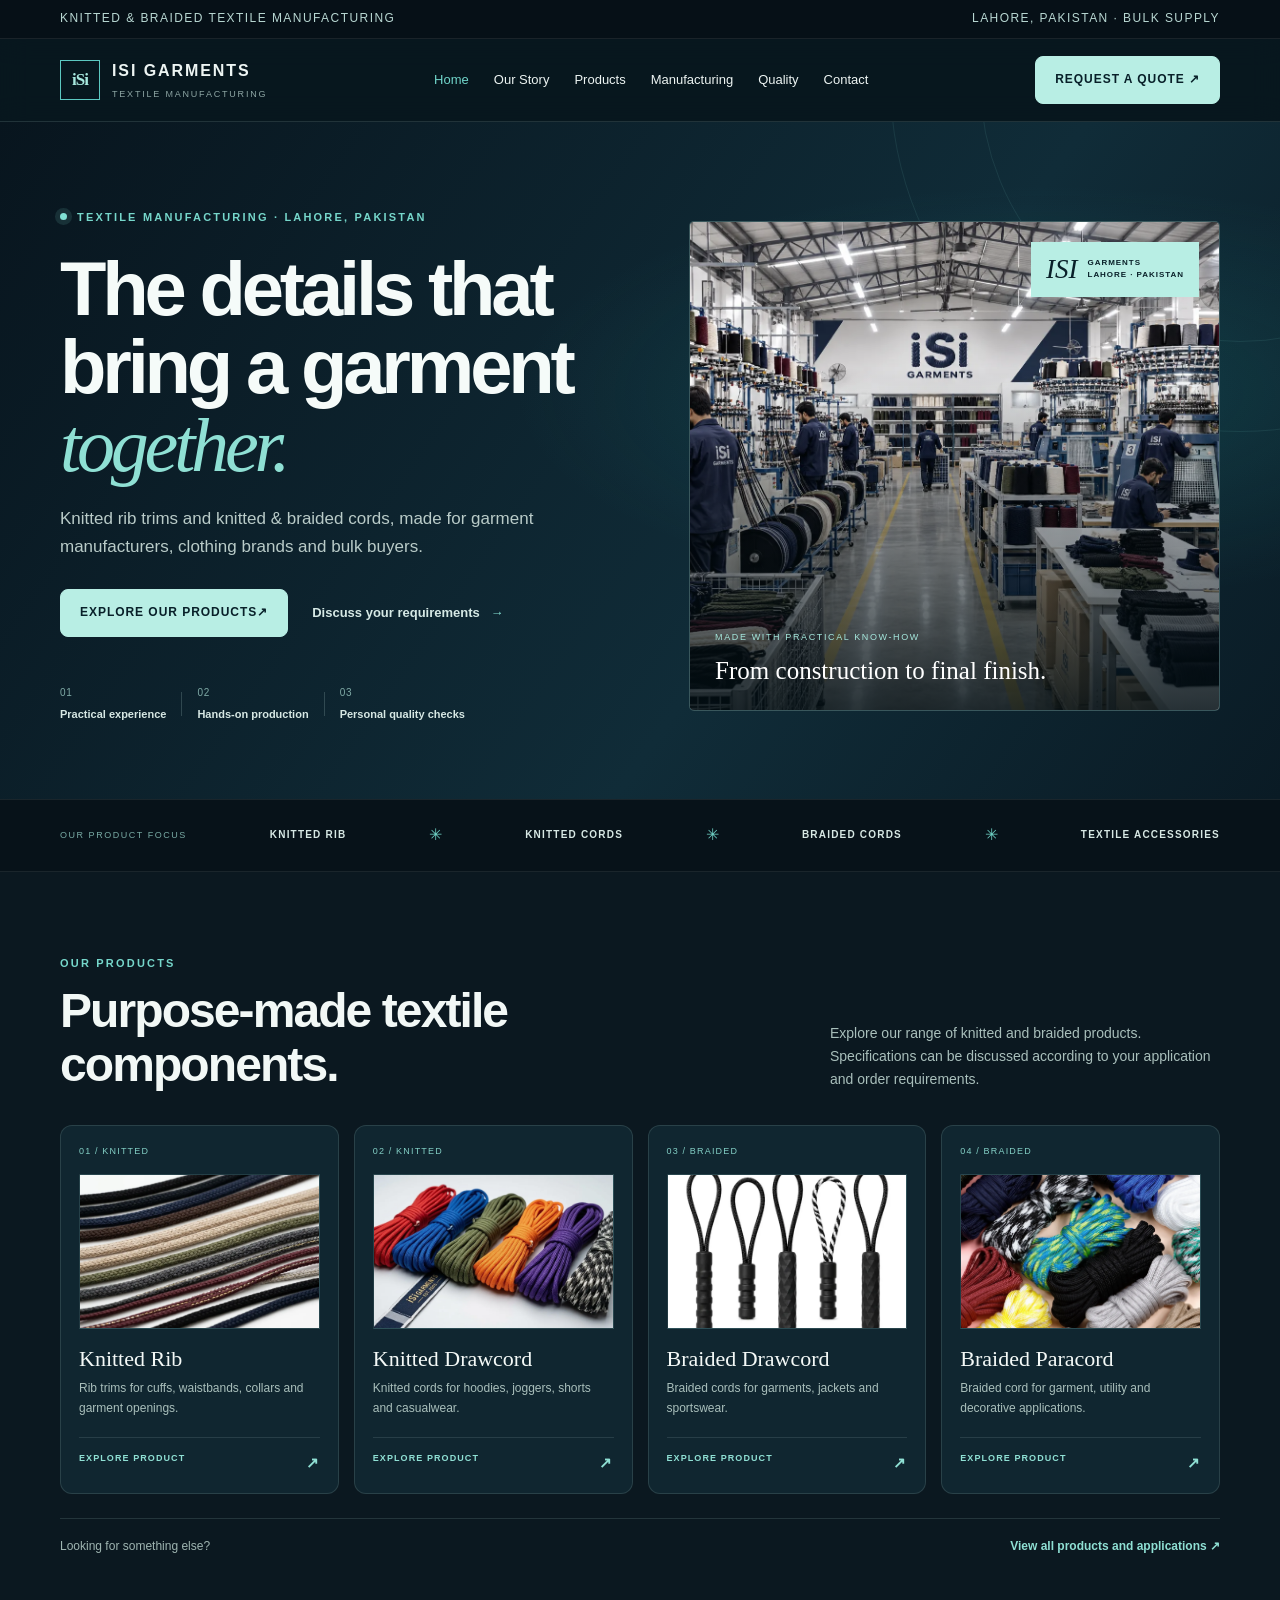
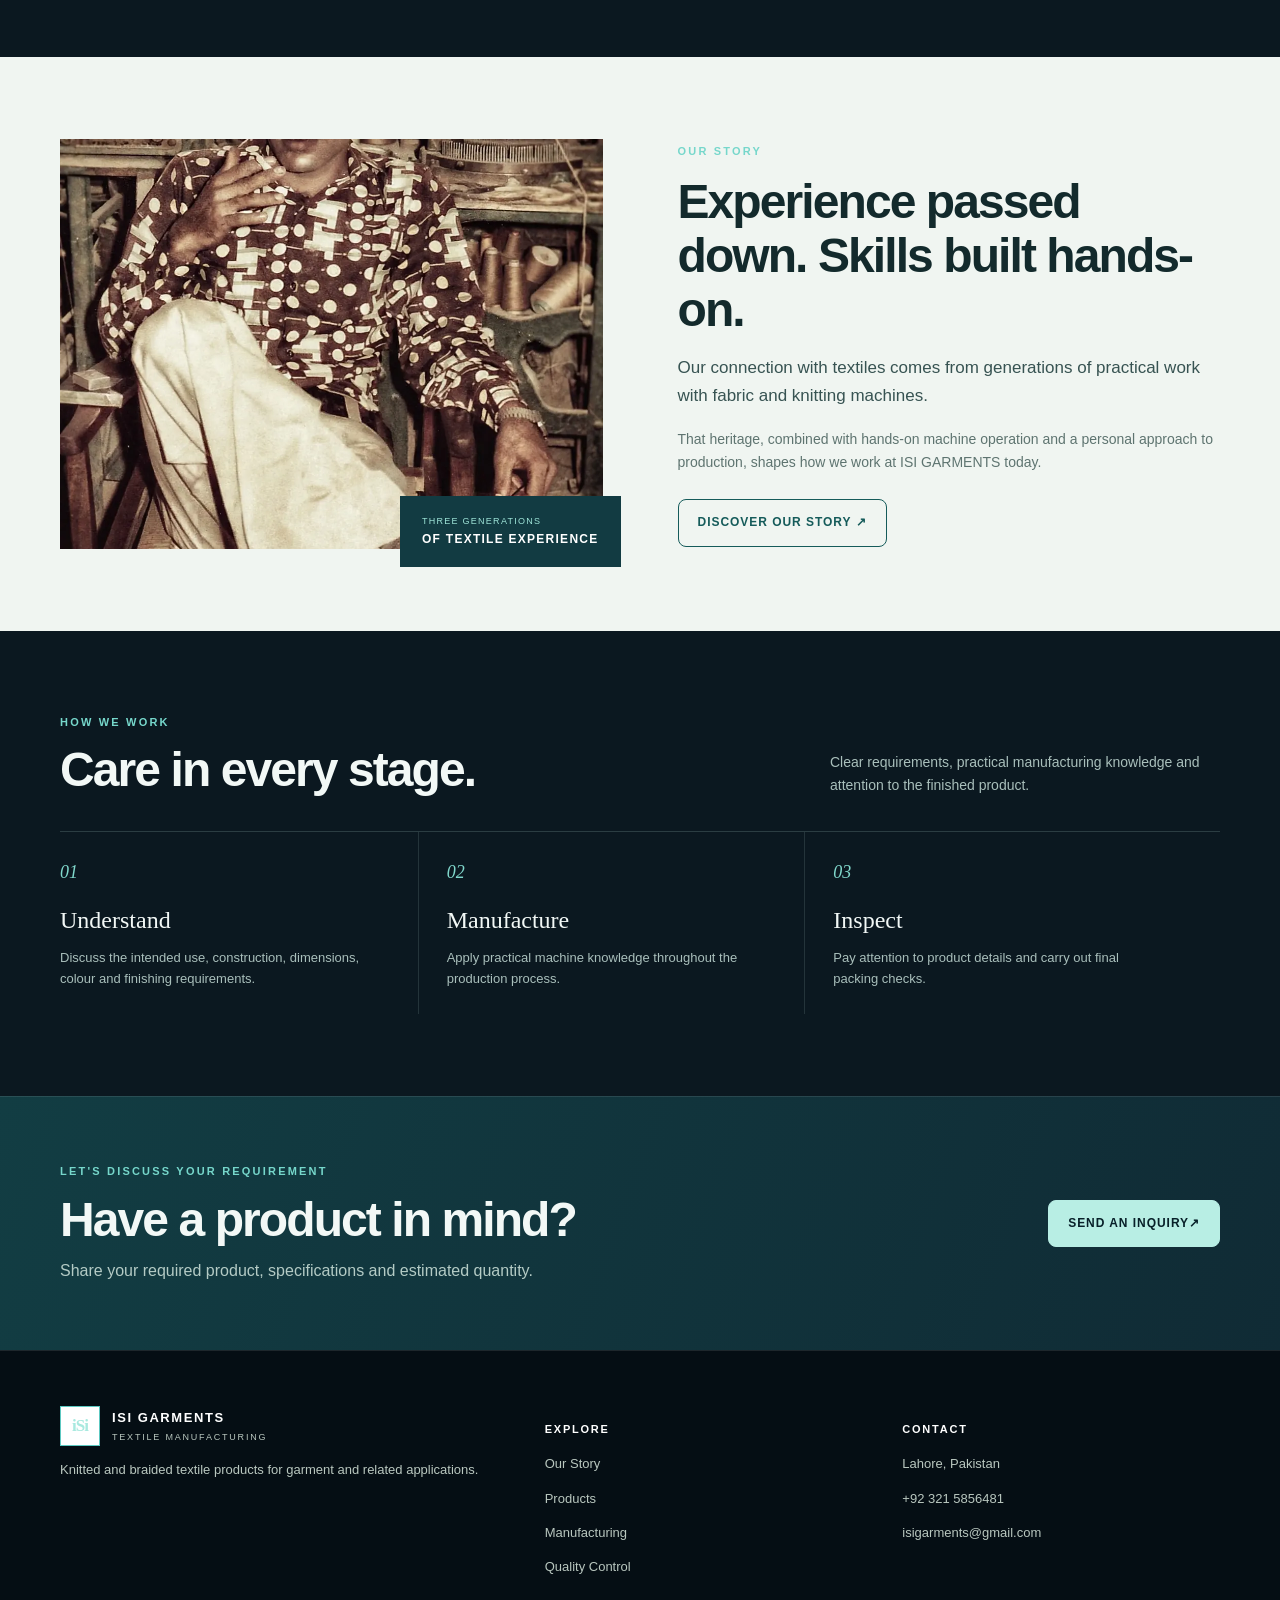
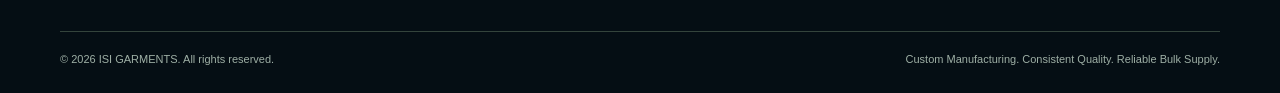
<file: index.html>
<!doctype html>
<html lang="en">
<head>
<meta charset="utf-8"><meta name="viewport" content="width=device-width,initial-scale=1">
<meta name="description" content="ISI GARMENTS manufactures knitted rib trims, knitted drawcords, braided drawcords and textile cords in Lahore, Pakistan. Custom specifications and bulk supply.">
<title>ISI GARMENTS | Knitted Rib & Braided Drawcord Manufacturer</title>
<link rel="stylesheet" href="styles.css">
</head>
<body>
<div class="topline"><div class="wrap"><span>Knitted &amp; Braided Textile Manufacturing</span><span>Lahore, Pakistan · Bulk Supply</span></div></div>
<header class="header"><div class="wrap nav">
<a class="brand" href="index.html"><span class="brandmark">iSi</span><span>ISI GARMENTS<small>TEXTILE MANUFACTURING</small></span></a>
<button class="menu" aria-label="Open navigation" aria-expanded="false">☰</button>
<nav class="links"><a class="active" href="index.html">Home</a><a href="our-story.html">Our Story</a><a href="products.html">Products</a><a href="manufacturing.html">Manufacturing</a><a href="quality.html">Quality</a><a href="contact.html">Contact</a></nav>
<a class="nav-cta" href="contact.html">Request a Quote ↗</a>
</div></header>
<main>
<section class="landing-hero"><div class="wrap landing-hero-grid">
<div class="landing-copy"><div class="eyebrow"><span class="eyebrow-dot"></span> TEXTILE MANUFACTURING · LAHORE, PAKISTAN</div>
<h1>The details that bring a garment <em>together.</em></h1>
<p>Knitted rib trims and knitted &amp; braided cords, made for garment manufacturers, clothing brands and bulk buyers.</p>
<div class="actions"><a class="button" href="products.html">Explore our products <span>↗</span></a><a class="text-link" href="contact.html">Discuss your requirements <span>→</span></a></div>
<div class="hero-proof"><span>01 <b>Practical experience</b></span><i></i><span>02 <b>Hands-on production</b></span><i></i><span>03 <b>Personal quality checks</b></span></div>
</div>
<div class="landing-visual">
<img src="ISI%20GARMENTS%20-%20Master%20Assets/02%20-%20Factory%20%26%20Machinery/img014.webp" alt="ISI GARMENTS textile workshop and hands-on manufacturing">
<div class="visual-stamp"><span>ISI</span><small>GARMENTS<br>LAHORE · PAKISTAN</small></div>
<div class="visual-caption"><span>MADE WITH PRACTICAL KNOW-HOW</span><strong>From construction to final finish.</strong></div>
</div>
</div><div class="hero-orbit orbit-one"></div><div class="hero-orbit orbit-two"></div></section>

<section class="trust-strip"><div class="wrap"><span>OUR PRODUCT FOCUS</span><b>KNITTED RIB</b><i>✳</i><b>KNITTED CORDS</b><i>✳</i><b>BRAIDED CORDS</b><i>✳</i><b>TEXTILE ACCESSORIES</b></div></section>

<section class="section landing-products"><div class="wrap">
<div class="landing-section-head"><div><div class="eyebrow">OUR PRODUCTS</div><h2>Purpose-made textile components.</h2></div><p>Explore our range of knitted and braided products. Specifications can be discussed according to your application and order requirements.</p></div>
<div class="landing-product-grid">
<a class="landing-product" href="products.html"><span class="product-index">01 / KNITTED</span><div class="product-art rib-art"><img src="ISI%20GARMENTS%20-%20Master%20Assets/03%20-%20Knitted%20Rib/img004.webp" alt="Knitted Rib" loading="lazy"></div><h3>Knitted Rib</h3><p>Rib trims for cuffs, waistbands, collars and garment openings.</p><b>Explore product <span>↗</span></b></a>
<a class="landing-product" href="products.html"><span class="product-index">02 / KNITTED</span><div class="product-art knit-art"><img src="ISI%20GARMENTS%20-%20Master%20Assets/04%20-%20Knitted%20Drawcord/img005.webp" alt="Knitted Drawcord" loading="lazy"></div><h3>Knitted Drawcord</h3><p>Knitted cords for hoodies, joggers, shorts and casualwear.</p><b>Explore product <span>↗</span></b></a>
<a class="landing-product" href="products.html"><span class="product-index">03 / BRAIDED</span><div class="product-art braid-art"><img src="ISI%20GARMENTS%20-%20Master%20Assets/05%20-%20Braided%20Drawcord/img008.webp" alt="Braided Drawcord" loading="lazy"></div><h3>Braided Drawcord</h3><p>Braided cords for garments, jackets and sportswear.</p><b>Explore product <span>↗</span></b></a>
<a class="landing-product" href="products.html"><span class="product-index">04 / BRAIDED</span><div class="product-art para-art"><img src="ISI%20GARMENTS%20-%20Master%20Assets/06%20-%20Braided%20Paracord/Bulk_Paracord_Set.webp" alt="Braided Paracord" loading="lazy"></div><h3>Braided Paracord</h3><p>Braided cord for garment, utility and decorative applications.</p><b>Explore product <span>↗</span></b></a>
</div>
<div class="all-products-row"><span>Looking for something else?</span><a href="products.html">View all products and applications ↗</a></div>
</div></section>

<section class="section landing-story"><div class="wrap landing-story-grid">
<div class="story-image"><img src="ISI%20GARMENTS%20-%20Master%20Assets/18%20-%20Family%20Textile%20History/img027.webp" alt="Textile machinery and manufacturing experience"><div class="story-image-tag">THREE GENERATIONS<br><b>OF TEXTILE EXPERIENCE</b></div></div>
<div class="story-copy"><div class="eyebrow">OUR STORY</div><h2>Experience passed down. Skills built hands-on.</h2><p class="lead">Our connection with textiles comes from generations of practical work with fabric and knitting machines.</p><p>That heritage, combined with hands-on machine operation and a personal approach to production, shapes how we work at ISI GARMENTS today.</p><a class="button secondary" href="our-story.html">Discover our story ↗</a></div>
</div></section>

<section class="section landing-approach"><div class="wrap"><div class="landing-section-head"><div><div class="eyebrow">HOW WE WORK</div><h2>Care in every stage.</h2></div><p>Clear requirements, practical manufacturing knowledge and attention to the finished product.</p></div>
<div class="approach-grid"><article><span>01</span><h3>Understand</h3><p>Discuss the intended use, construction, dimensions, colour and finishing requirements.</p></article><article><span>02</span><h3>Manufacture</h3><p>Apply practical machine knowledge throughout the production process.</p></article><article><span>03</span><h3>Inspect</h3><p>Pay attention to product details and carry out final packing checks.</p></article></div>
</div></section>

<section class="landing-cta"><div class="wrap landing-cta-inner"><div><div class="eyebrow">LET'S DISCUSS YOUR REQUIREMENT</div><h2>Have a product in mind?</h2><p>Share your required product, specifications and estimated quantity.</p></div><a class="button" href="contact.html">Send an inquiry <span>↗</span></a></div></section>
</main>
<footer class="footer"><div class="wrap"><div class="footgrid"><div><a class="brand" href="index.html"><span class="brandmark" style="background:#fff">iSi</span><span style="color:#fff">ISI GARMENTS<small style="color:#b9c7bf">TEXTILE MANUFACTURING</small></span></a><p>Knitted and braided textile products for garment and related applications.</p></div><div><h4>Explore</h4><p><a href="our-story.html">Our Story</a></p><p><a href="products.html">Products</a></p><p><a href="manufacturing.html">Manufacturing</a></p><p><a href="quality.html">Quality Control</a></p></div><div><h4>Contact</h4><p>Lahore, Pakistan</p><p><a href="https://wa.me/923215856481">+92 321 5856481</a></p><p><a href="mailto:isigarments@gmail.com">isigarments@gmail.com</a></p></div></div><div class="footbottom"><span>© <span id="year"></span> ISI GARMENTS. All rights reserved.</span><span>Custom Manufacturing. Consistent Quality. Reliable Bulk Supply.</span></div></div></footer>
<script>document.getElementById('year').textContent=new Date().getFullYear()</script><script src="script.js"></script>
</body></html>
</file>
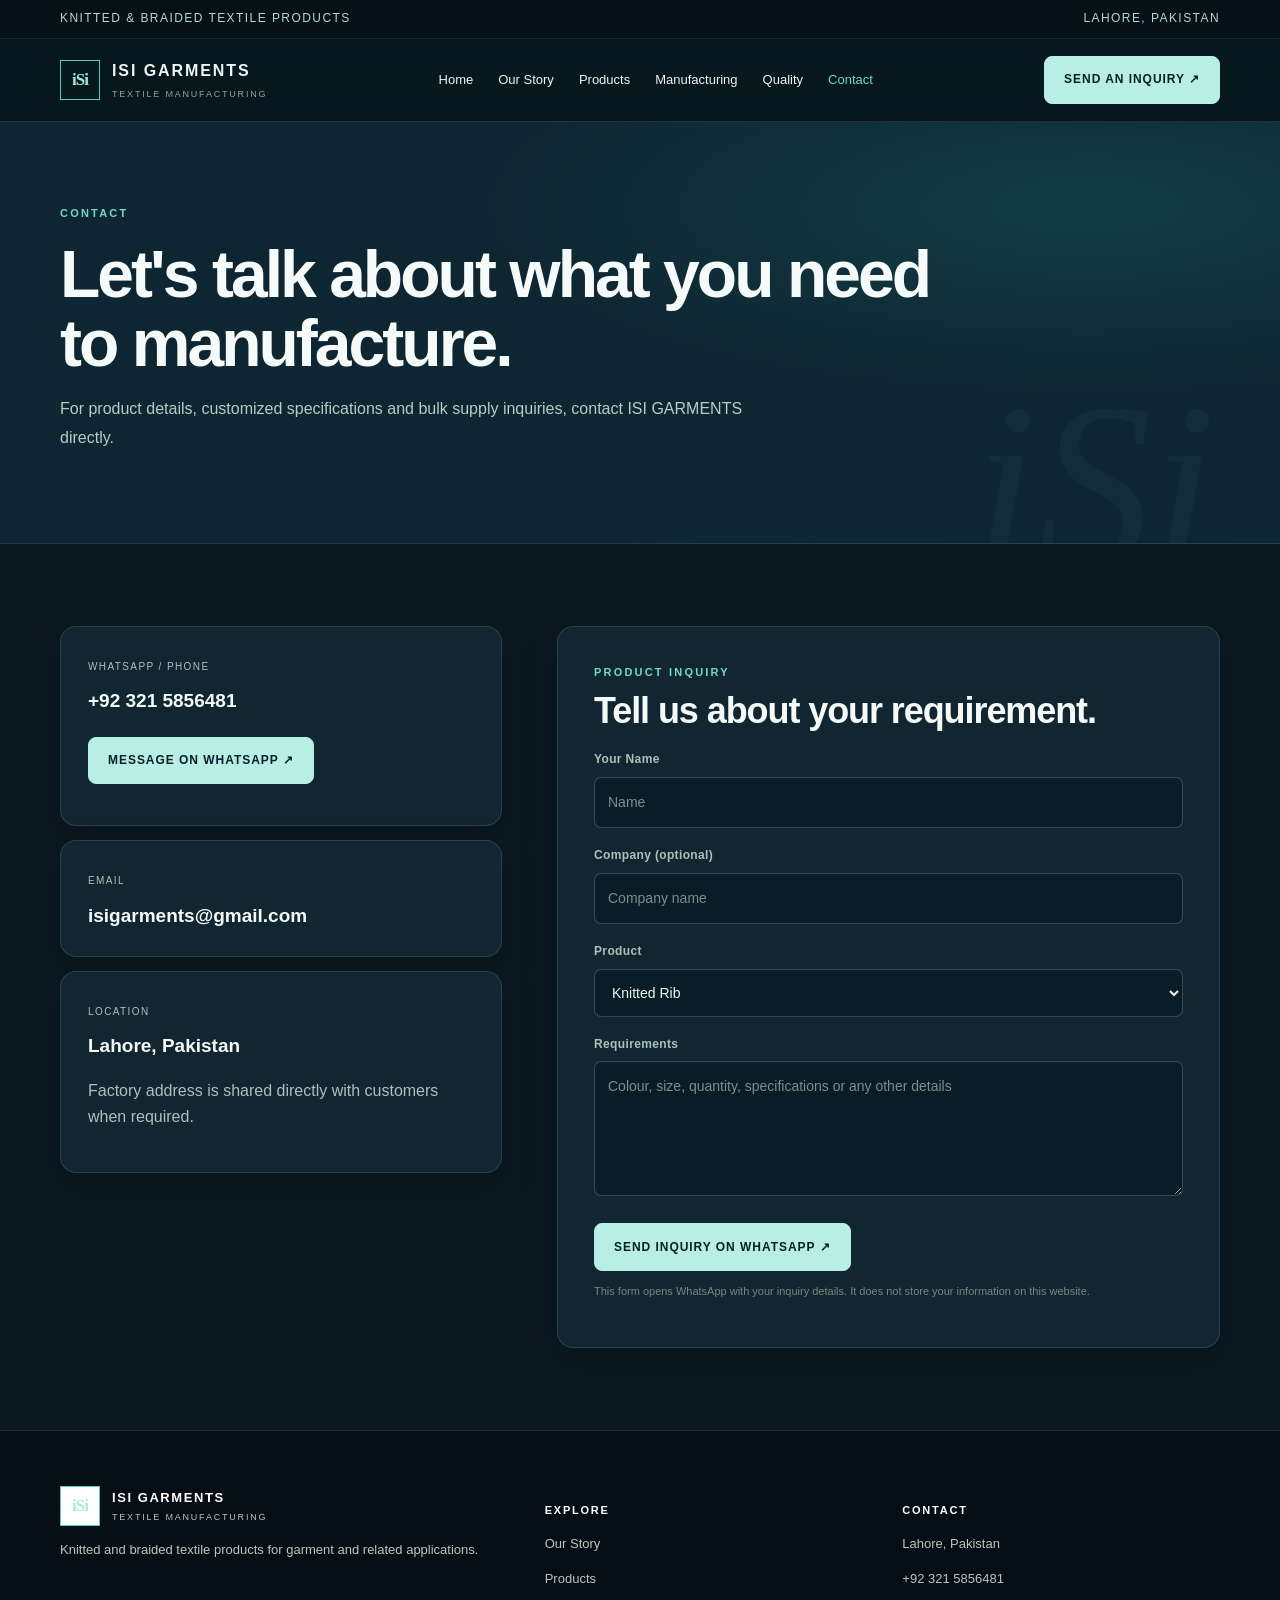
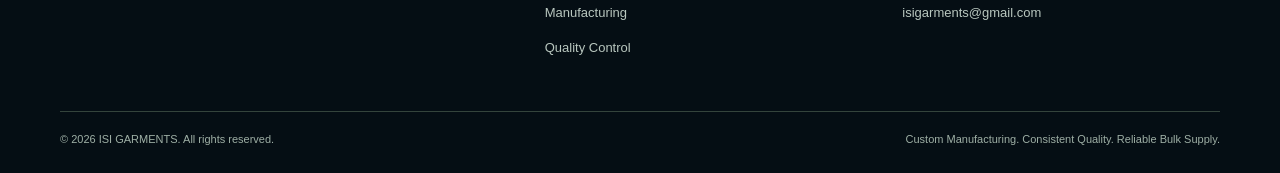
<file: contact.html>
<!doctype html><html lang="en"><head><meta charset="utf-8"><meta name="viewport" content="width=device-width,initial-scale=1"><meta name="description" content="Contact ISI GARMENTS in Lahore, Pakistan for knitted rib, knitted drawcord and braided cord bulk inquiries."><title>Contact | ISI GARMENTS</title><link rel="stylesheet" href="styles.css"></head><body><div class="topline"><div class="wrap"><span>Knitted &amp; Braided Textile Products</span><span>Lahore, Pakistan</span></div></div><header class="header"><div class="wrap nav"><a class="brand" href="index.html"><span class="brandmark">iSi</span><span>ISI GARMENTS<small>TEXTILE MANUFACTURING</small></span></a><button class="menu" aria-label="Open navigation" aria-expanded="false">☰</button><nav class="links"><a class="" href="index.html">Home</a><a class="" href="our-story.html">Our Story</a><a class="" href="products.html">Products</a><a class="" href="manufacturing.html">Manufacturing</a><a class="" href="quality.html">Quality</a><a class="active" href="contact.html">Contact</a></nav><a class="nav-cta" href="contact.html">Send an Inquiry ↗</a></div></header><main><section class="page-hero"><div class="wrap"><div class="eyebrow">Contact</div><h1>Let's talk about what you need to manufacture.</h1><p>For product details, customized specifications and bulk supply inquiries, contact ISI GARMENTS directly.</p></div></section><section class="section"><div class="wrap contact-grid"><div><div class="contact-card"><small>WhatsApp / Phone</small><strong>+92 321 5856481</strong><p><a class="button" data-wa="Hello ISI GARMENTS, I would like to discuss a product inquiry.">Message on WhatsApp ↗</a></p></div><div class="contact-card"><small>Email</small><strong><a href="mailto:isigarments@gmail.com">isigarments@gmail.com</a></strong></div><div class="contact-card"><small>Location</small><strong>Lahore, Pakistan</strong><p>Factory address is shared directly with customers when required.</p></div></div><form class="formbox" onsubmit="event.preventDefault();const f=new FormData(this);const msg='Hello ISI GARMENTS, my inquiry is:%0AName: '+encodeURIComponent(f.get('name'))+'%0ACompany: '+encodeURIComponent(f.get('company'))+'%0AProduct: '+encodeURIComponent(f.get('product'))+'%0ARequirements: '+encodeURIComponent(f.get('requirements'));window.open('https://wa.me/923215856481?text='+msg,'_blank','noopener')"><div class="eyebrow">Product Inquiry</div><h2 style="font:normal 32px var(--serif);margin:8px 0">Tell us about your requirement.</h2><label>Your Name</label><input name="name" required placeholder="Name"><label>Company (optional)</label><input name="company" placeholder="Company name"><label>Product</label><select name="product"><option>Knitted Rib</option><option>Knitted Drawcord</option><option>Braided Drawcord</option><option>Braided Paracord</option><option>Knitted Makroma Dori</option><option>Shopping Bags Drawcord</option><option>Surgical Face Mask Cord</option><option>Outdoor Clothes Drying Cord</option><option>School Uniform Sweater / Jersey</option><option>Knitted Winter Caps &amp; Mufflers</option><option>Newborn Baby Suit</option><option>Knitted Winter Baby Suit</option><option>Knitted Baby Suit</option><option>All-Season Fancy Net Frock</option><option>Other / Not sure</option></select><label>Requirements</label><textarea name="requirements" placeholder="Colour, size, quantity, specifications or any other details"></textarea><button class="button" type="submit" style="margin-top:18px;cursor:pointer">Send Inquiry on WhatsApp ↗</button><p style="font-size:11px;color:#7b8580">This form opens WhatsApp with your inquiry details. It does not store your information on this website.</p></form></div></section></main><footer class="footer"><div class="wrap"><div class="footgrid"><div><a class="brand" href="index.html"><span class="brandmark" style="background:#fff">iSi</span><span style="color:#fff">ISI GARMENTS<small style="color:#b9c7bf">TEXTILE MANUFACTURING</small></span></a><p>Knitted and braided textile products for garment and related applications.</p></div><div><h4>Explore</h4><p><a href="our-story.html">Our Story</a></p><p><a href="products.html">Products</a></p><p><a href="manufacturing.html">Manufacturing</a></p><p><a href="quality.html">Quality Control</a></p></div><div><h4>Contact</h4><p>Lahore, Pakistan</p><p><a href="https://wa.me/923215856481">+92 321 5856481</a></p><p><a href="mailto:isigarments@gmail.com">isigarments@gmail.com</a></p></div></div><div class="footbottom"><span>© <span id="year"></span> ISI GARMENTS. All rights reserved.</span><span>Custom Manufacturing. Consistent Quality. Reliable Bulk Supply.</span></div></div></footer><script>document.getElementById('year').textContent=new Date().getFullYear()</script><script src="script.js"></script></body></html>
</file>
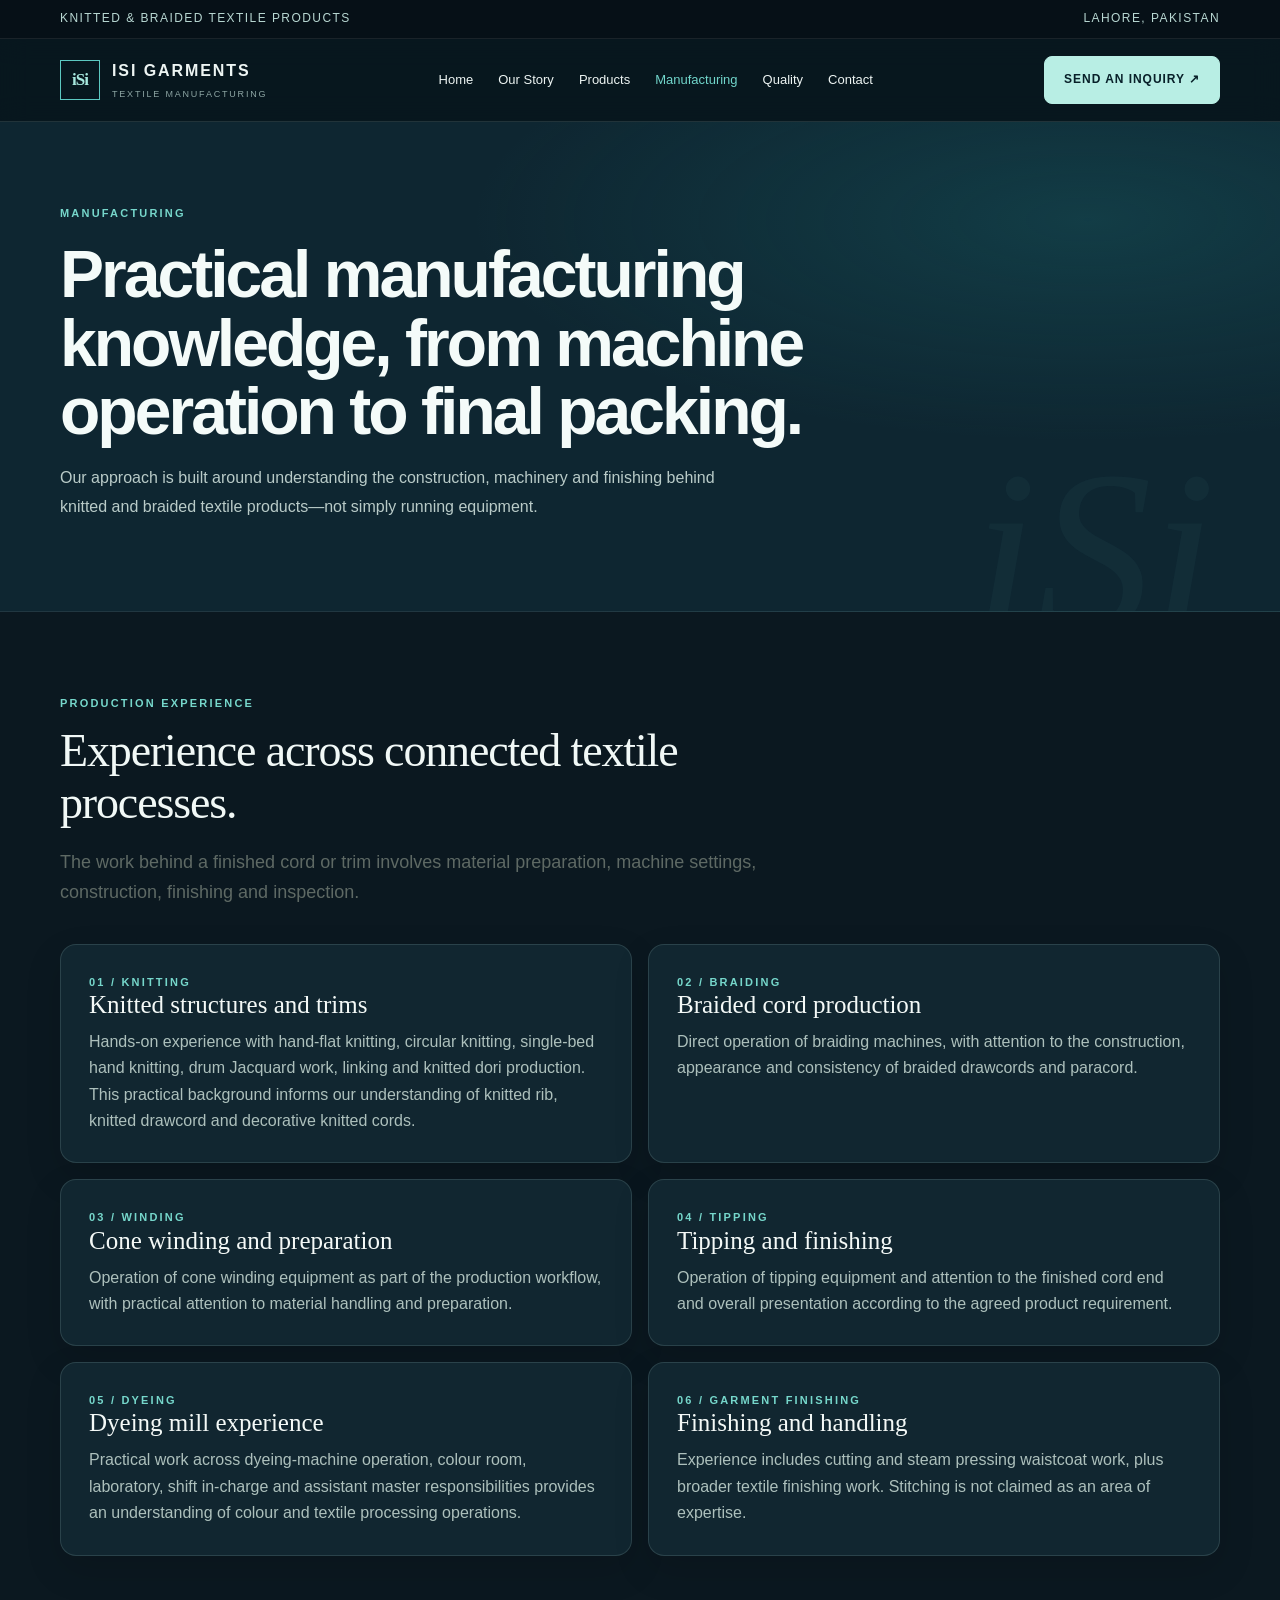
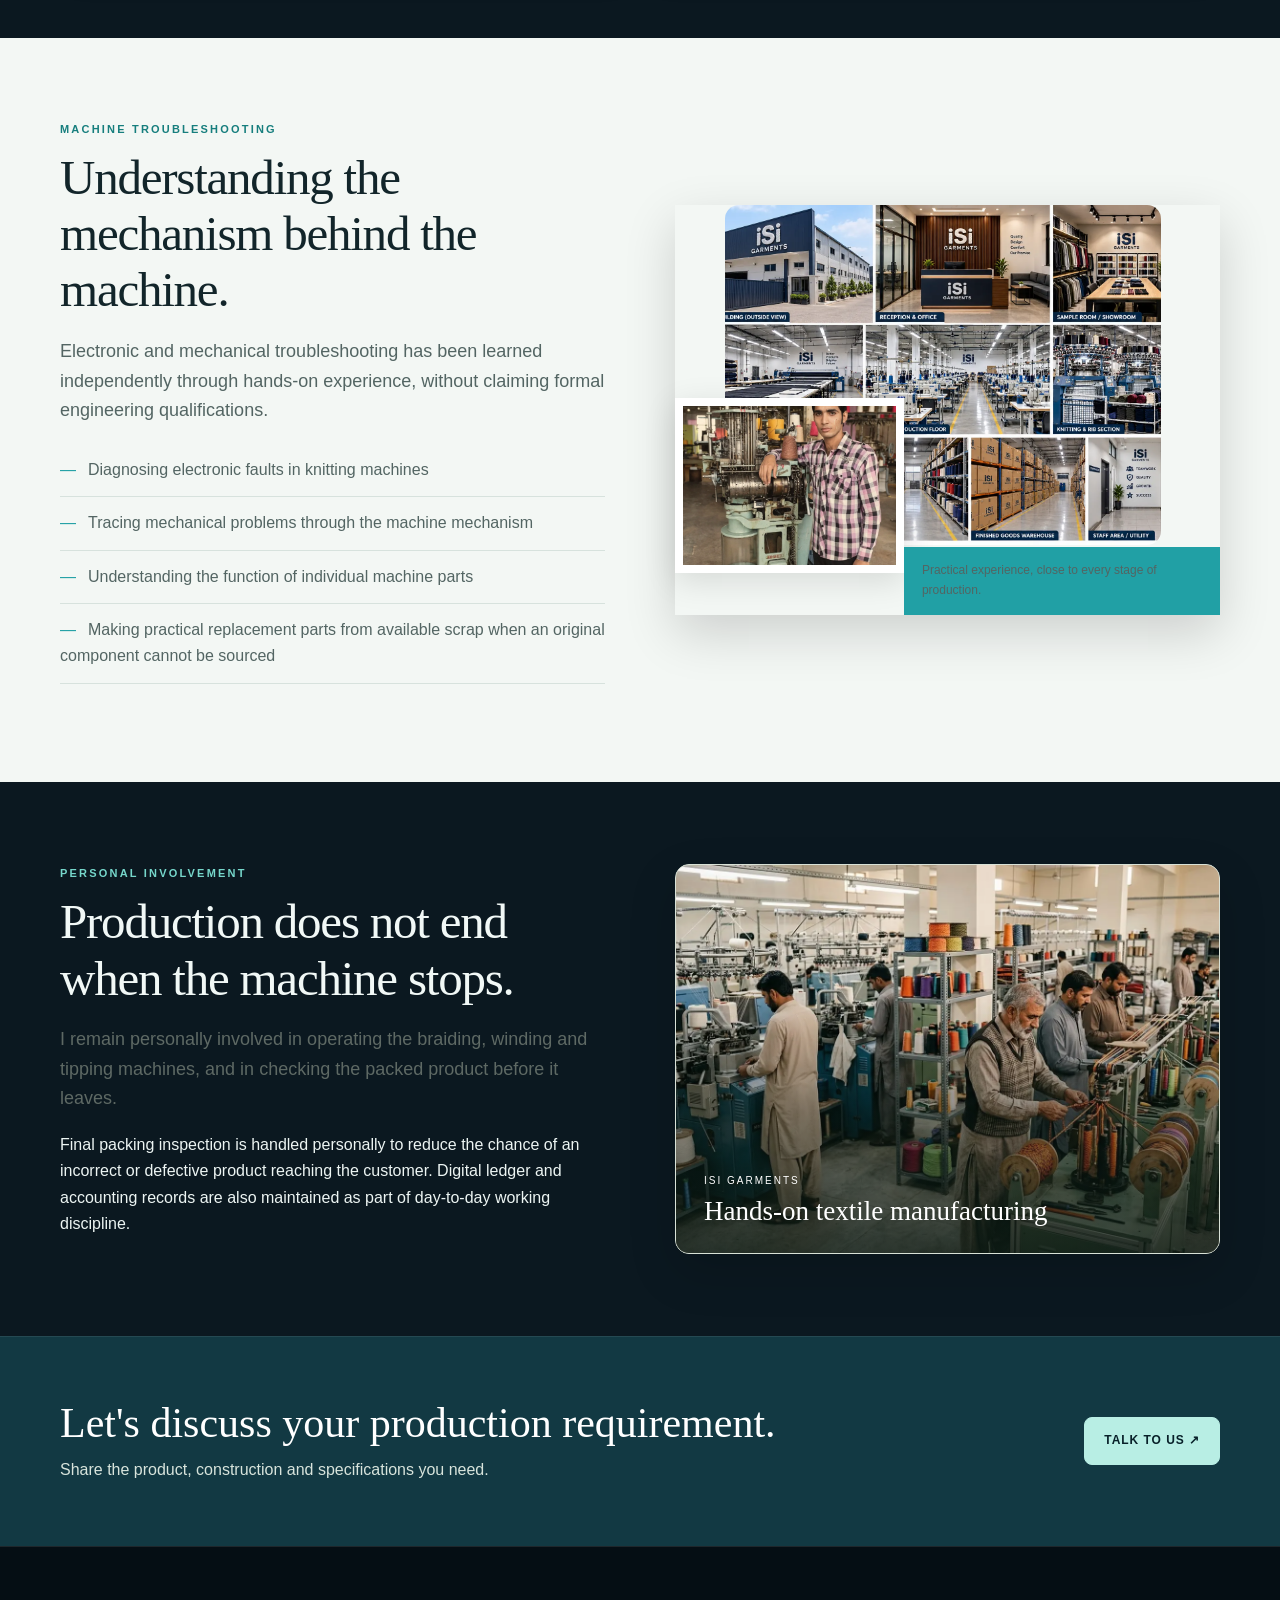
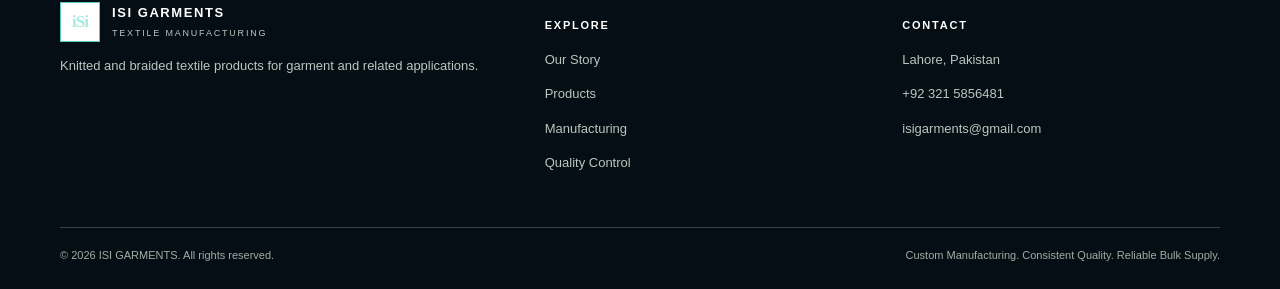
<file: manufacturing.html>
<!doctype html>
<html lang="en">
<head><meta charset="utf-8"><meta name="viewport" content="width=device-width,initial-scale=1"><meta name="description" content="Hands-on knitting, dyeing, braiding, winding, tipping, finishing and textile machine troubleshooting experience at ISI GARMENTS."><title>Manufacturing | ISI GARMENTS</title><link rel="stylesheet" href="styles.css"></head>
<body>
<div class="topline"><div class="wrap"><span>Knitted &amp; Braided Textile Products</span><span>Lahore, Pakistan</span></div></div>
<header class="header"><div class="wrap nav"><a class="brand" href="index.html"><span class="brandmark">iSi</span><span>ISI GARMENTS<small>TEXTILE MANUFACTURING</small></span></a><button class="menu" aria-label="Open navigation" aria-expanded="false">☰</button><nav class="links"><a href="index.html">Home</a><a href="our-story.html">Our Story</a><a href="products.html">Products</a><a class="active" href="manufacturing.html">Manufacturing</a><a href="quality.html">Quality</a><a href="contact.html">Contact</a></nav><a class="nav-cta" href="contact.html">Send an Inquiry ↗</a></div></header>
<main>
<section class="page-hero"><div class="wrap"><div class="eyebrow">Manufacturing</div><h1>Practical manufacturing knowledge, from machine operation to final packing.</h1><p>Our approach is built around understanding the construction, machinery and finishing behind knitted and braided textile products—not simply running equipment.</p></div></section>
<section class="section"><div class="wrap"><div class="section-head"><div class="eyebrow">Production Experience</div><h2>Experience across connected textile processes.</h2><p class="lead">The work behind a finished cord or trim involves material preparation, machine settings, construction, finishing and inspection.</p></div><div class="detail-grid">
<article class="detail"><div class="eyebrow">01 / Knitting</div><h3>Knitted structures and trims</h3><p>Hands-on experience with hand-flat knitting, circular knitting, single-bed hand knitting, drum Jacquard work, linking and knitted dori production. This practical background informs our understanding of knitted rib, knitted drawcord and decorative knitted cords.</p></article>
<article class="detail"><div class="eyebrow">02 / Braiding</div><h3>Braided cord production</h3><p>Direct operation of braiding machines, with attention to the construction, appearance and consistency of braided drawcords and paracord.</p></article>
<article class="detail"><div class="eyebrow">03 / Winding</div><h3>Cone winding and preparation</h3><p>Operation of cone winding equipment as part of the production workflow, with practical attention to material handling and preparation.</p></article>
<article class="detail"><div class="eyebrow">04 / Tipping</div><h3>Tipping and finishing</h3><p>Operation of tipping equipment and attention to the finished cord end and overall presentation according to the agreed product requirement.</p></article>
<article class="detail"><div class="eyebrow">05 / Dyeing</div><h3>Dyeing mill experience</h3><p>Practical work across dyeing-machine operation, colour room, laboratory, shift in-charge and assistant master responsibilities provides an understanding of colour and textile processing operations.</p></article>
<article class="detail"><div class="eyebrow">06 / Garment finishing</div><h3>Finishing and handling</h3><p>Experience includes cutting and steam pressing waistcoat work, plus broader textile finishing work. Stitching is not claimed as an area of expertise.</p></article>
</div></div></section>
<section class="section white"><div class="wrap split"><div><div class="eyebrow">Machine Troubleshooting</div><h2>Understanding the mechanism behind the machine.</h2><p class="lead">Electronic and mechanical troubleshooting has been learned independently through hands-on experience, without claiming formal engineering qualifications.</p><ul class="checklist"><li>Diagnosing electronic faults in knitting machines</li><li>Tracing mechanical problems through the machine mechanism</li><li>Understanding the function of individual machine parts</li><li>Making practical replacement parts from available scrap when an original component cannot be sourced</li></ul></div><div class="photo-stack"><img class="photo-main" src="ISI%20GARMENTS%20-%20Master%20Assets/02%20-%20Factory%20%26%20Machinery/img015.webp" alt="Hands-on work at ISI GARMENTS"><img class="photo-inset" src="ISI%20GARMENTS%20-%20Master%20Assets/02%20-%20Factory%20%26%20Machinery/img023.webp" alt="Practical machine work"><p>Practical experience, close to every stage of production.</p></div></div></section>
<section class="section"><div class="wrap split"><div><div class="eyebrow">Personal Involvement</div><h2>Production does not end when the machine stops.</h2><p class="lead">I remain personally involved in operating the braiding, winding and tipping machines, and in checking the packed product before it leaves.</p><p>Final packing inspection is handled personally to reduce the chance of an incorrect or defective product reaching the customer. Digital ledger and accounting records are also maintained as part of day-to-day working discipline.</p></div><div class="photo-panel"><img src="ISI%20GARMENTS%20-%20Master%20Assets/02%20-%20Factory%20%26%20Machinery/img002.webp" alt="ISI GARMENTS owner at work"><div class="photo-caption"><span>ISI GARMENTS</span><strong>Hands-on textile manufacturing</strong></div></div></div></section>
<section class="band"><div class="wrap"><div><h2>Let's discuss your production requirement.</h2><p>Share the product, construction and specifications you need.</p></div><a class="button" href="contact.html">Talk to Us ↗</a></div></section>
</main>
<footer class="footer"><div class="wrap"><div class="footgrid"><div><a class="brand" href="index.html"><span class="brandmark" style="background:#fff">iSi</span><span style="color:#fff">ISI GARMENTS<small style="color:#b9c7bf">TEXTILE MANUFACTURING</small></span></a><p>Knitted and braided textile products for garment and related applications.</p></div><div><h4>Explore</h4><p><a href="our-story.html">Our Story</a></p><p><a href="products.html">Products</a></p><p><a href="manufacturing.html">Manufacturing</a></p><p><a href="quality.html">Quality Control</a></p></div><div><h4>Contact</h4><p>Lahore, Pakistan</p><p><a href="https://wa.me/923215856481">+92 321 5856481</a></p><p><a href="mailto:isigarments@gmail.com">isigarments@gmail.com</a></p></div></div><div class="footbottom"><span>© <span id="year"></span> ISI GARMENTS. All rights reserved.</span><span>Custom Manufacturing. Consistent Quality. Reliable Bulk Supply.</span></div></div></footer>
<script>document.getElementById('year').textContent=new Date().getFullYear()</script><script src="script.js"></script>
</body></html>
</file>
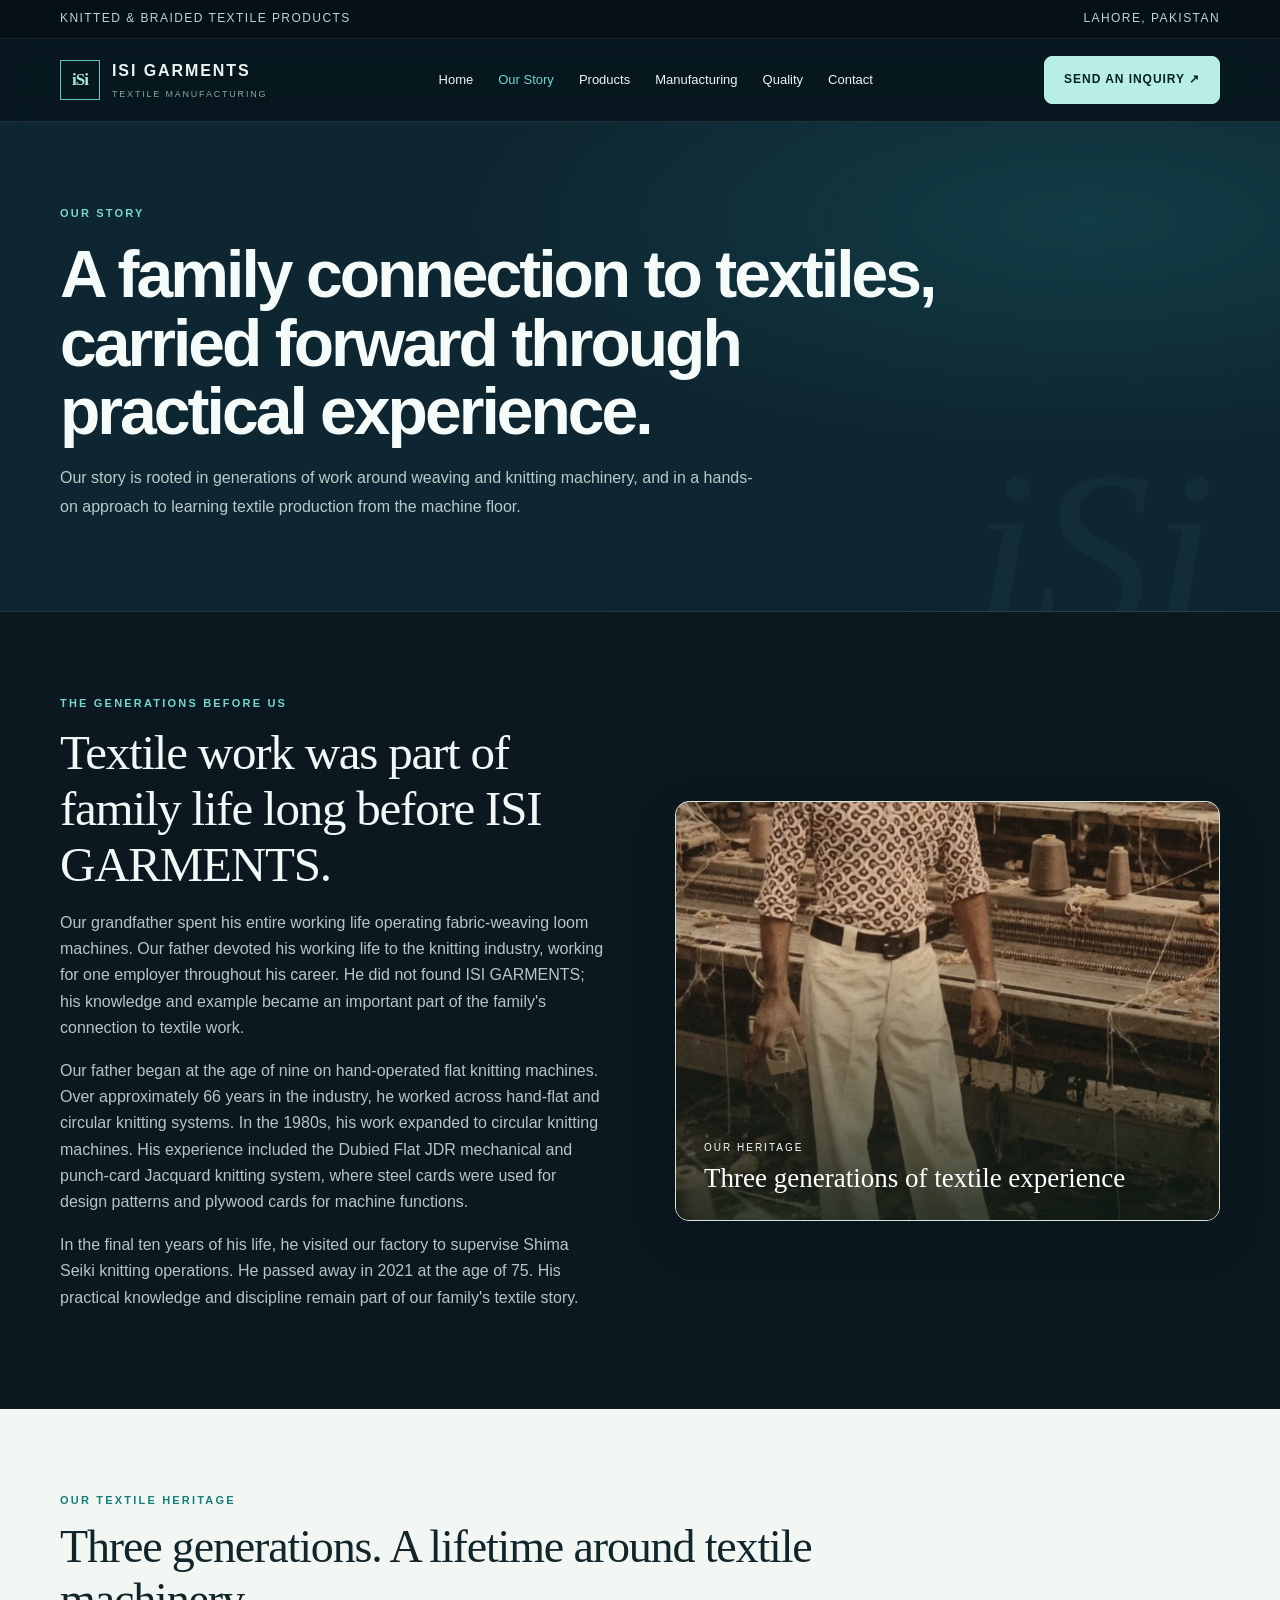
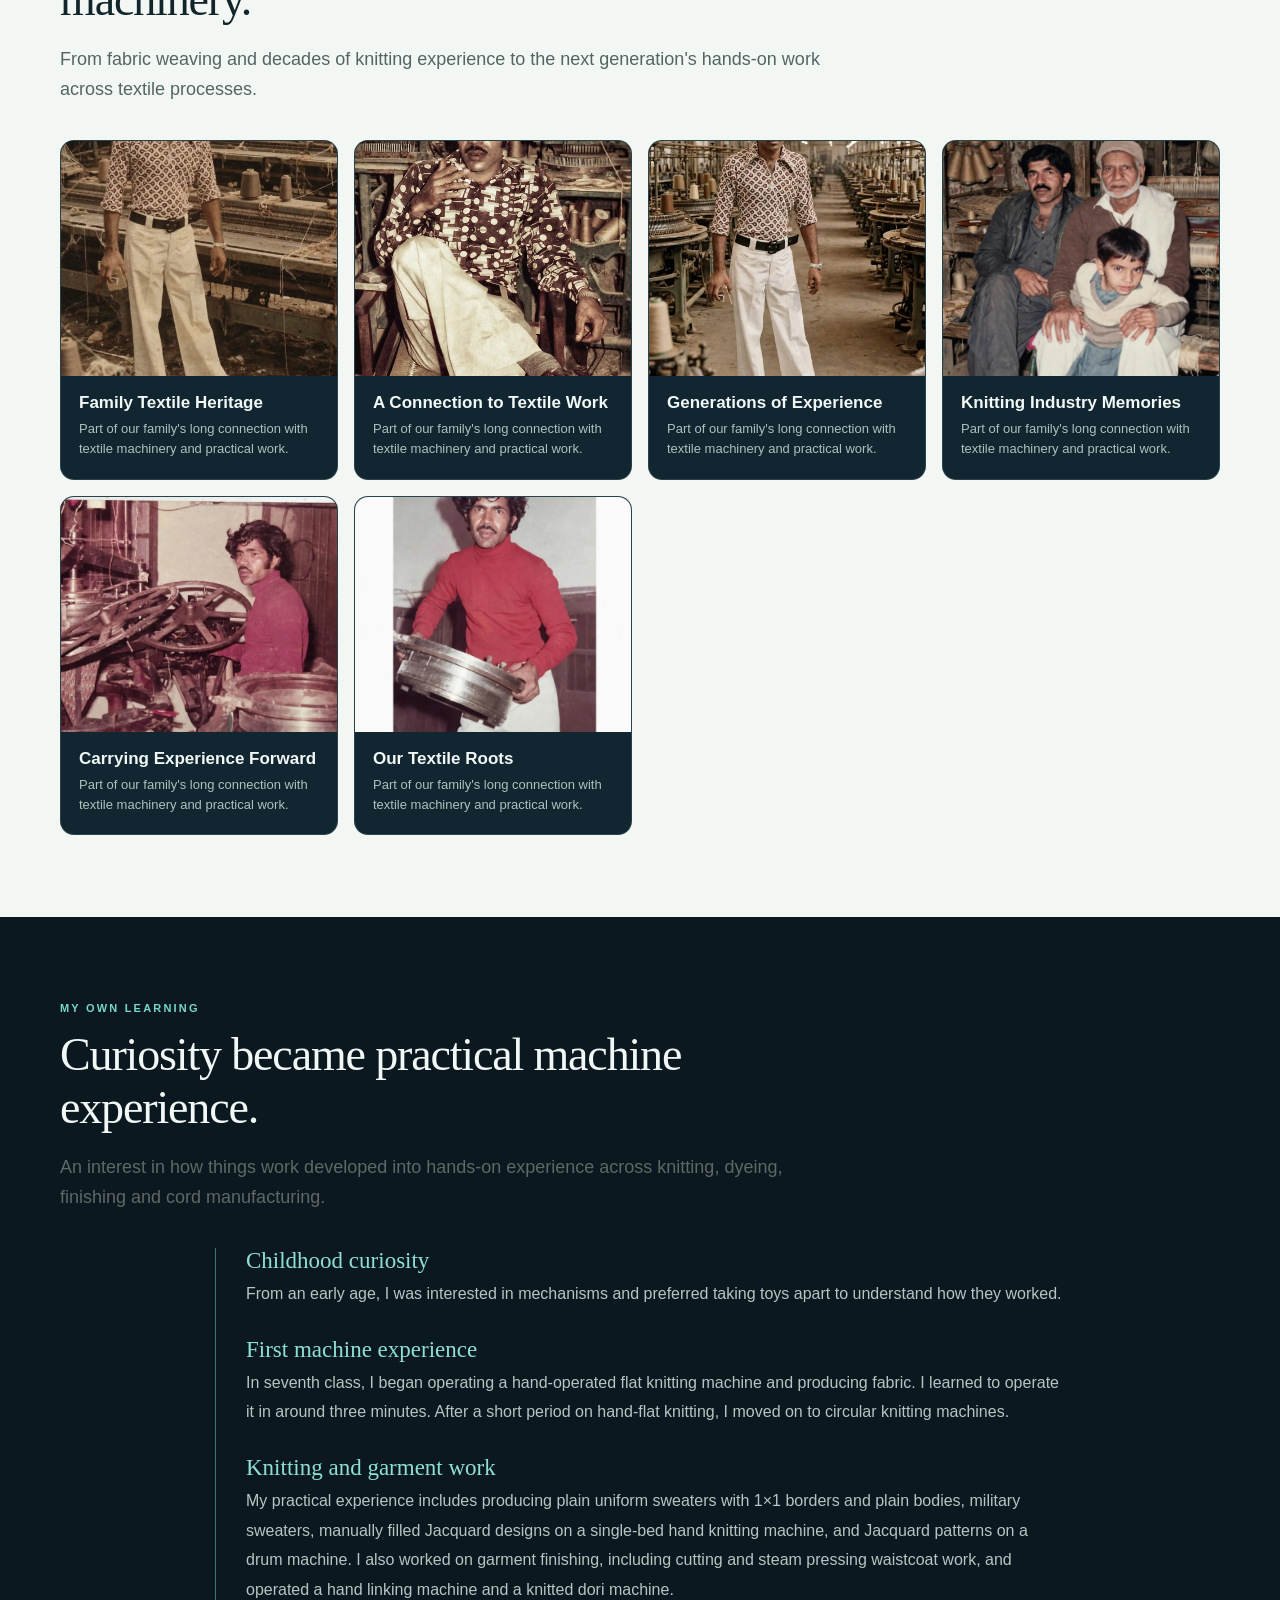
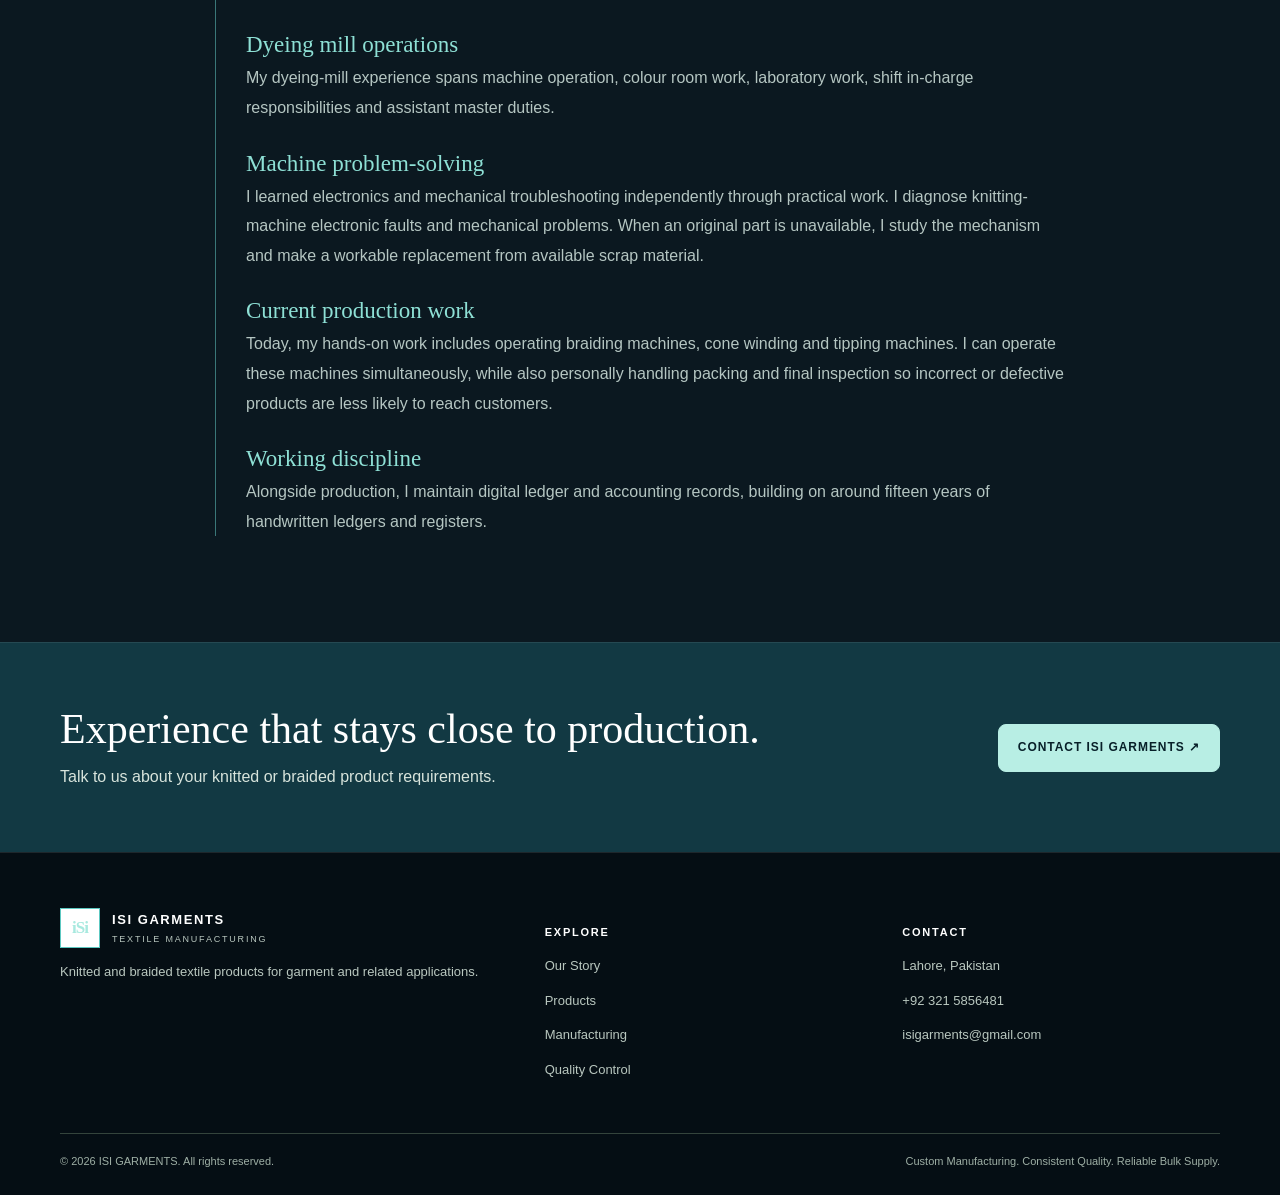
<file: our-story.html>
<!doctype html>
<html lang="en">
<head>
<meta charset="utf-8"><meta name="viewport" content="width=device-width,initial-scale=1">
<meta name="description" content="The family textile heritage and hands-on knitting, dyeing and manufacturing experience behind ISI GARMENTS, Lahore, Pakistan.">
<title>Our Story | ISI GARMENTS</title><link rel="stylesheet" href="styles.css">
</head>
<body>
<div class="topline"><div class="wrap"><span>Knitted &amp; Braided Textile Products</span><span>Lahore, Pakistan</span></div></div>
<header class="header"><div class="wrap nav"><a class="brand" href="index.html"><span class="brandmark">iSi</span><span>ISI GARMENTS<small>TEXTILE MANUFACTURING</small></span></a><button class="menu" aria-label="Open navigation" aria-expanded="false">☰</button><nav class="links"><a href="index.html">Home</a><a class="active" href="our-story.html">Our Story</a><a href="products.html">Products</a><a href="manufacturing.html">Manufacturing</a><a href="quality.html">Quality</a><a href="contact.html">Contact</a></nav><a class="nav-cta" href="contact.html">Send an Inquiry ↗</a></div></header>
<main>
<section class="page-hero"><div class="wrap"><div class="eyebrow">Our Story</div><h1>A family connection to textiles, carried forward through practical experience.</h1><p>Our story is rooted in generations of work around weaving and knitting machinery, and in a hands-on approach to learning textile production from the machine floor.</p></div></section>
<section class="section"><div class="wrap split"><div class="copy"><div class="eyebrow">The Generations Before Us</div><h2>Textile work was part of family life long before ISI GARMENTS.</h2><p>Our grandfather spent his entire working life operating fabric-weaving loom machines. Our father devoted his working life to the knitting industry, working for one employer throughout his career. He did not found ISI GARMENTS; his knowledge and example became an important part of the family's connection to textile work.</p><p>Our father began at the age of nine on hand-operated flat knitting machines. Over approximately 66 years in the industry, he worked across hand-flat and circular knitting systems. In the 1980s, his work expanded to circular knitting machines. His experience included the Dubied Flat JDR mechanical and punch-card Jacquard knitting system, where steel cards were used for design patterns and plywood cards for machine functions.</p><p>In the final ten years of his life, he visited our factory to supervise Shima Seiki knitting operations. He passed away in 2021 at the age of 75. His practical knowledge and discipline remain part of our family's textile story.</p></div><div class="photo-panel story-lead-photo"><img src="ISI%20GARMENTS%20-%20Master%20Assets/18%20-%20Family%20Textile%20History/img025.webp" alt="Family textile heritage photograph"><div class="photo-caption"><span>OUR HERITAGE</span><strong>Three generations of textile experience</strong></div></div></div></section>
<section class="section white"><div class="wrap"><div class="section-head"><div class="eyebrow">Our Textile Heritage</div><h2>Three generations. A lifetime around textile machinery.</h2><p class="lead">From fabric weaving and decades of knitting experience to the next generation's hands-on work across textile processes.</p></div><div class="heritage-grid">
<figure><img src="ISI%20GARMENTS%20-%20Master%20Assets/18%20-%20Family%20Textile%20History/img025.webp" alt="Family textile heritage photograph 1" loading="lazy"><figcaption><strong>Family Textile Heritage</strong><span>Part of our family's long connection with textile machinery and practical work.</span></figcaption></figure>
<figure><img src="ISI%20GARMENTS%20-%20Master%20Assets/18%20-%20Family%20Textile%20History/img027.webp" alt="Family textile heritage photograph 2" loading="lazy"><figcaption><strong>A Connection to Textile Work</strong><span>Part of our family's long connection with textile machinery and practical work.</span></figcaption></figure>
<figure><img src="ISI%20GARMENTS%20-%20Master%20Assets/18%20-%20Family%20Textile%20History/img029.webp" alt="Family textile heritage photograph 3" loading="lazy"><figcaption><strong>Generations of Experience</strong><span>Part of our family's long connection with textile machinery and practical work.</span></figcaption></figure>
<figure><img src="ISI%20GARMENTS%20-%20Master%20Assets/18%20-%20Family%20Textile%20History/img032.webp" alt="Family textile heritage photograph 4" loading="lazy"><figcaption><strong>Knitting Industry Memories</strong><span>Part of our family's long connection with textile machinery and practical work.</span></figcaption></figure>
<figure><img src="ISI%20GARMENTS%20-%20Master%20Assets/18%20-%20Family%20Textile%20History/img108.webp" alt="Family textile heritage photograph 5" loading="lazy"><figcaption><strong>Carrying Experience Forward</strong><span>Part of our family's long connection with textile machinery and practical work.</span></figcaption></figure>
<figure><img src="ISI%20GARMENTS%20-%20Master%20Assets/18%20-%20Family%20Textile%20History/img109.webp" alt="Family textile heritage photograph 6" loading="lazy"><figcaption><strong>Our Textile Roots</strong><span>Part of our family's long connection with textile machinery and practical work.</span></figcaption></figure>
</div></div></section>
<section class="section"><div class="wrap"><div class="section-head"><div class="eyebrow">My Own Learning</div><h2>Curiosity became practical machine experience.</h2><p class="lead">An interest in how things work developed into hands-on experience across knitting, dyeing, finishing and cord manufacturing.</p></div><div class="storyline">
<h3>Childhood curiosity</h3><p>From an early age, I was interested in mechanisms and preferred taking toys apart to understand how they worked.</p>
<h3>First machine experience</h3><p>In seventh class, I began operating a hand-operated flat knitting machine and producing fabric. I learned to operate it in around three minutes. After a short period on hand-flat knitting, I moved on to circular knitting machines.</p>
<h3>Knitting and garment work</h3><p>My practical experience includes producing plain uniform sweaters with 1×1 borders and plain bodies, military sweaters, manually filled Jacquard designs on a single-bed hand knitting machine, and Jacquard patterns on a drum machine. I also worked on garment finishing, including cutting and steam pressing waistcoat work, and operated a hand linking machine and a knitted dori machine.</p>
<h3>Dyeing mill operations</h3><p>My dyeing-mill experience spans machine operation, colour room work, laboratory work, shift in-charge responsibilities and assistant master duties.</p>
<h3>Machine problem-solving</h3><p>I learned electronics and mechanical troubleshooting independently through practical work. I diagnose knitting-machine electronic faults and mechanical problems. When an original part is unavailable, I study the mechanism and make a workable replacement from available scrap material.</p>
<h3>Current production work</h3><p>Today, my hands-on work includes operating braiding machines, cone winding and tipping machines. I can operate these machines simultaneously, while also personally handling packing and final inspection so incorrect or defective products are less likely to reach customers.</p>
<h3>Working discipline</h3><p>Alongside production, I maintain digital ledger and accounting records, building on around fifteen years of handwritten ledgers and registers.</p>
</div></div></section>
<section class="band"><div class="wrap"><div><h2>Experience that stays close to production.</h2><p>Talk to us about your knitted or braided product requirements.</p></div><a class="button" href="contact.html">Contact ISI GARMENTS ↗</a></div></section>
</main>
<footer class="footer"><div class="wrap"><div class="footgrid"><div><a class="brand" href="index.html"><span class="brandmark" style="background:#fff">iSi</span><span style="color:#fff">ISI GARMENTS<small style="color:#b9c7bf">TEXTILE MANUFACTURING</small></span></a><p>Knitted and braided textile products for garment and related applications.</p></div><div><h4>Explore</h4><p><a href="our-story.html">Our Story</a></p><p><a href="products.html">Products</a></p><p><a href="manufacturing.html">Manufacturing</a></p><p><a href="quality.html">Quality Control</a></p></div><div><h4>Contact</h4><p>Lahore, Pakistan</p><p><a href="https://wa.me/923215856481">+92 321 5856481</a></p><p><a href="mailto:isigarments@gmail.com">isigarments@gmail.com</a></p></div></div><div class="footbottom"><span>© <span id="year"></span> ISI GARMENTS. All rights reserved.</span><span>Custom Manufacturing. Consistent Quality. Reliable Bulk Supply.</span></div></div></footer>
<script>document.getElementById('year').textContent=new Date().getFullYear()</script><script src="script.js"></script>
</body></html>
</file>
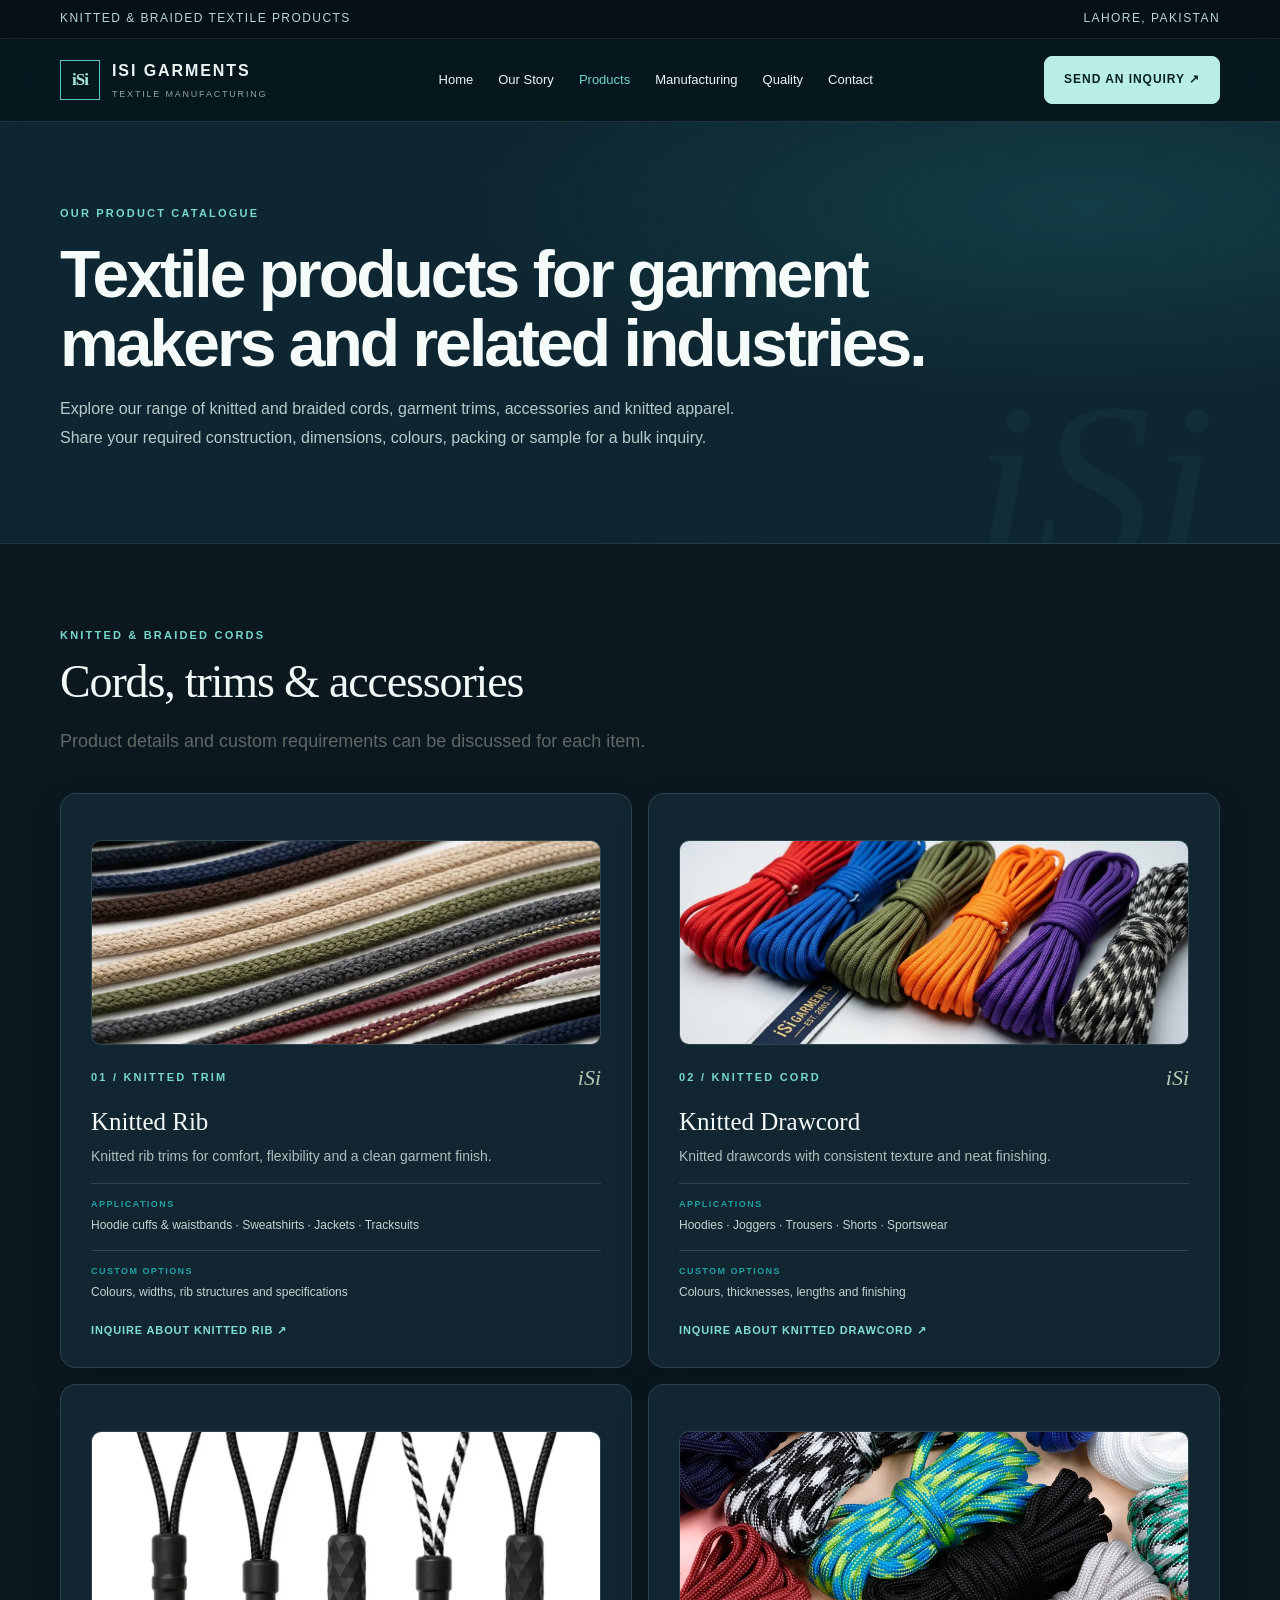
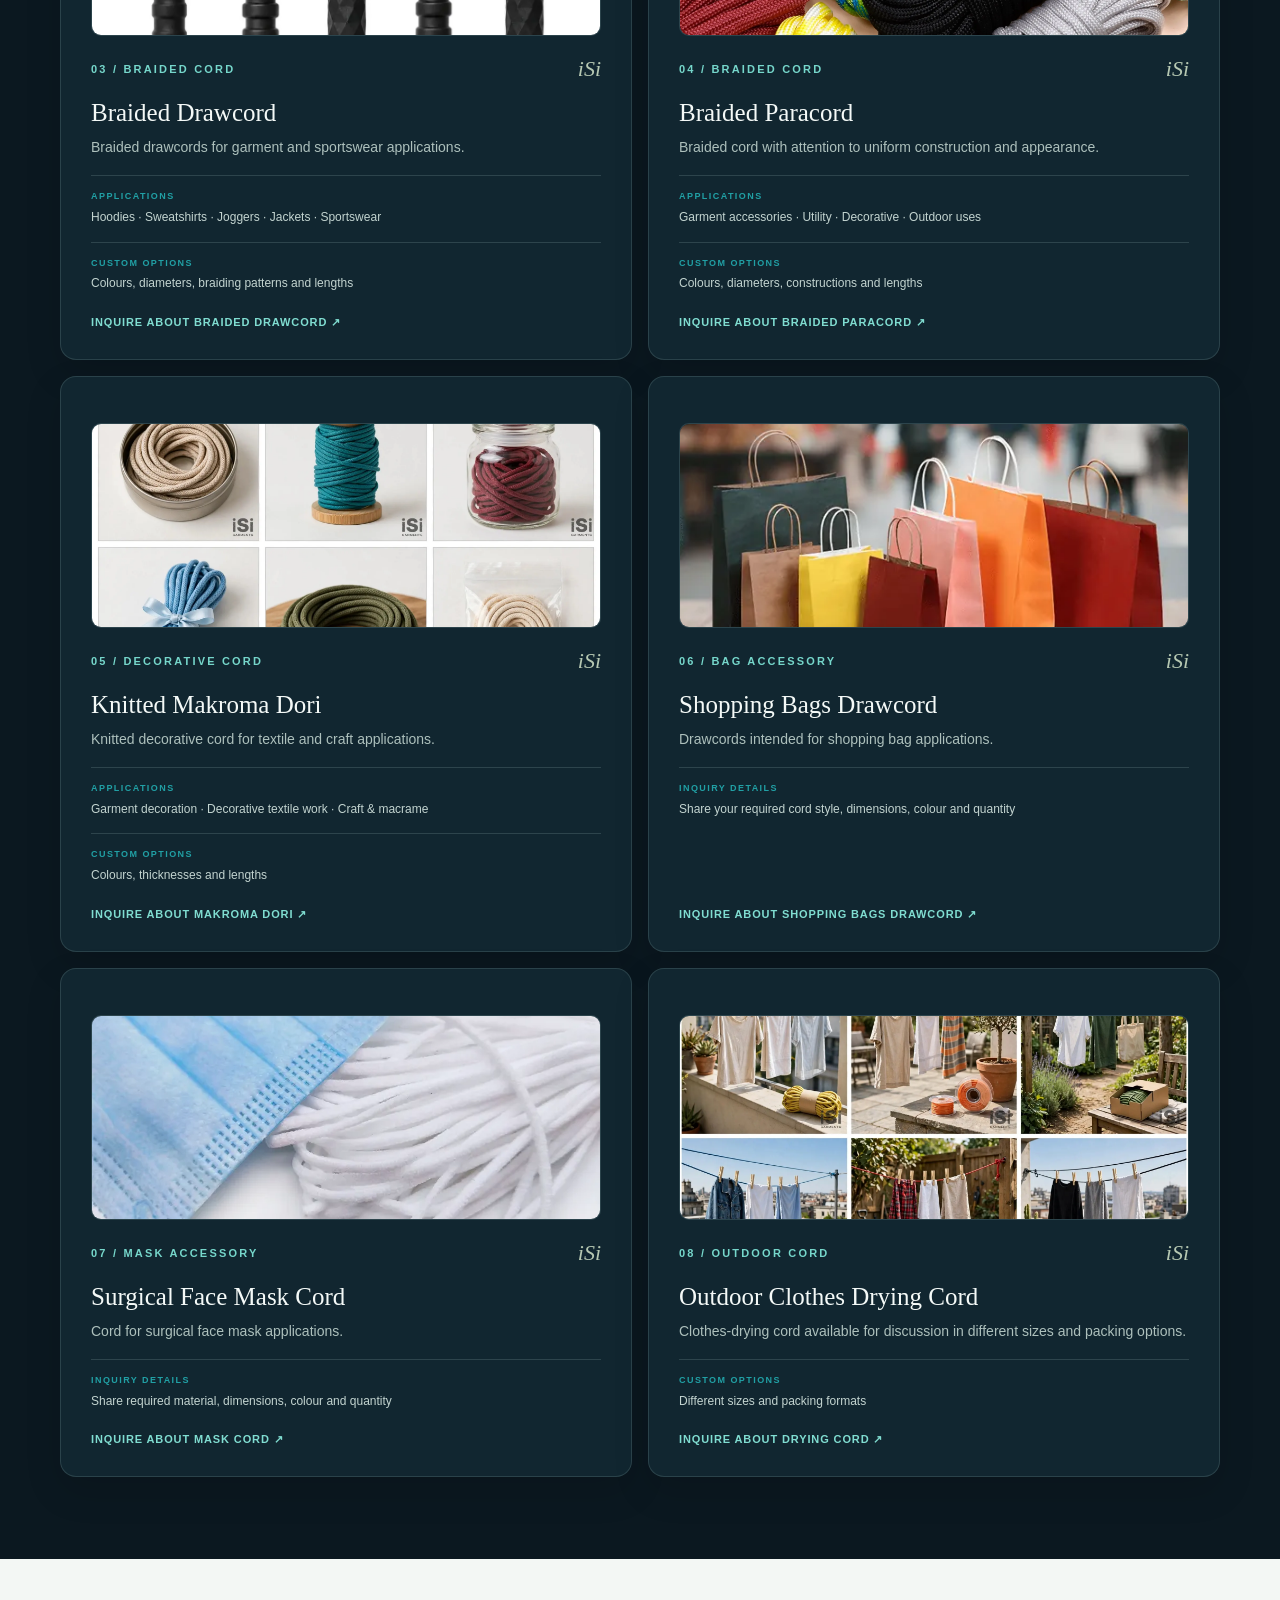
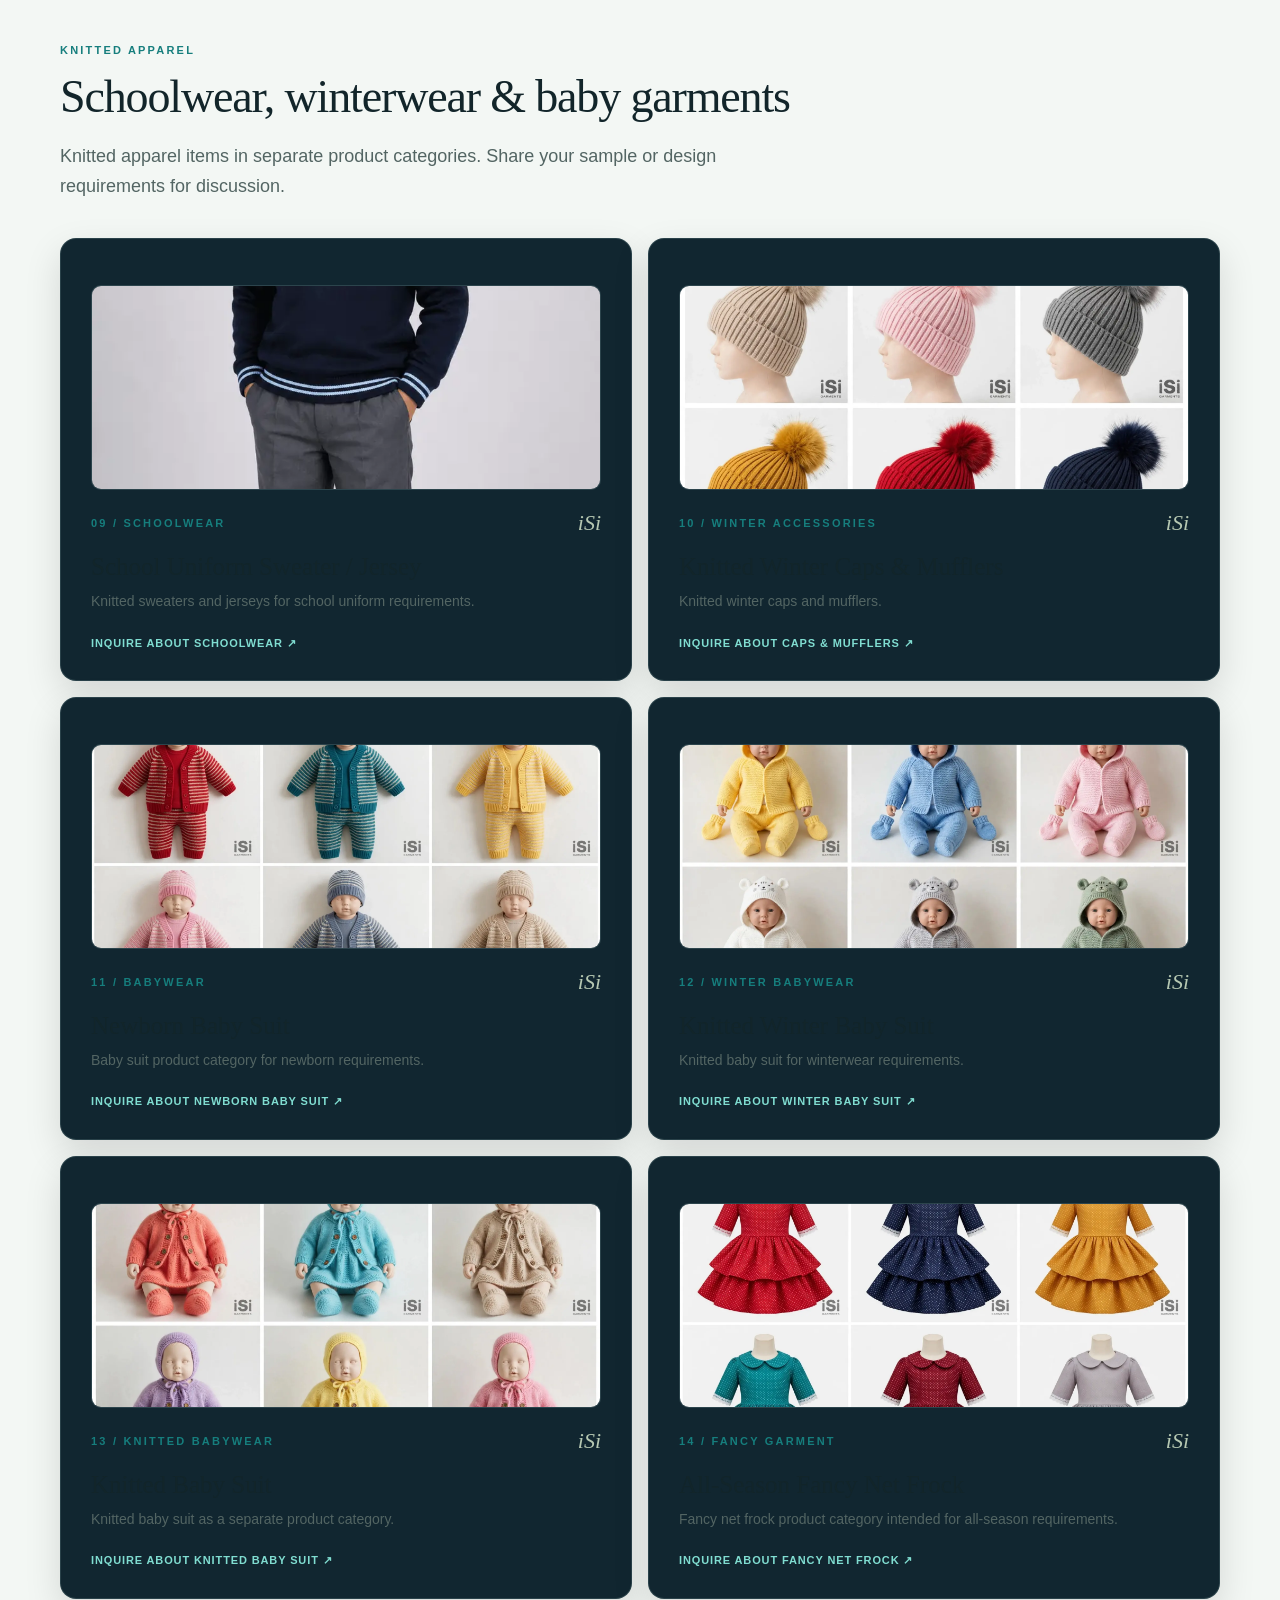
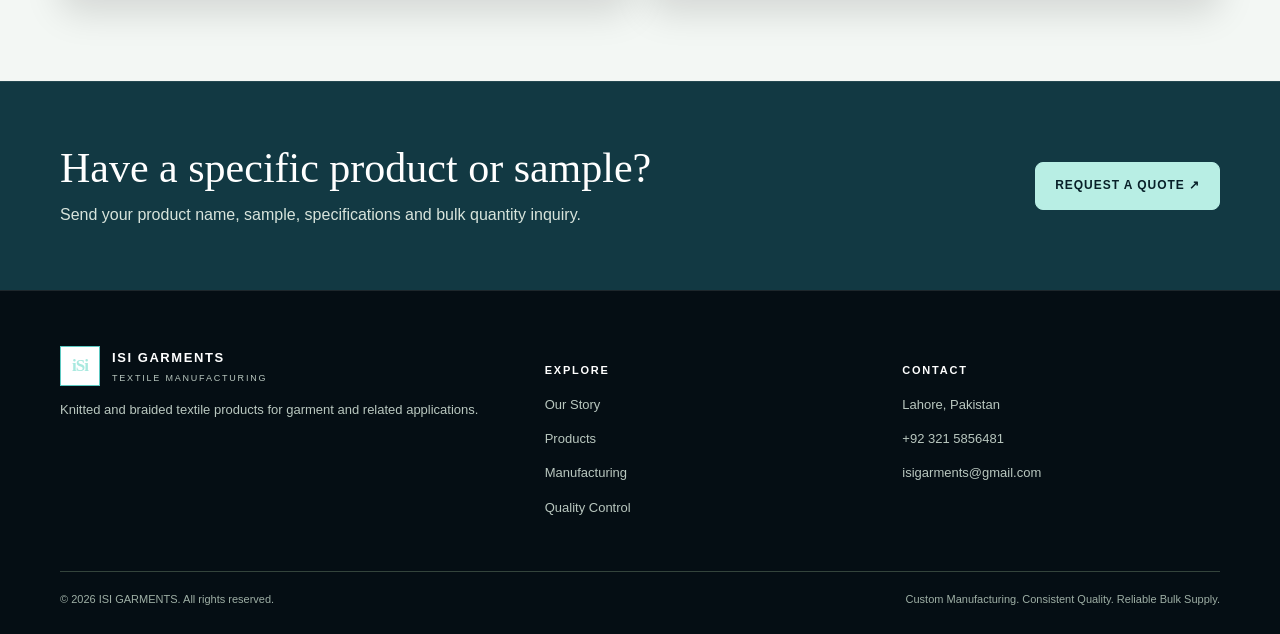
<file: products.html>
<!doctype html>
<html lang="en">
<head>
<meta charset="utf-8"><meta name="viewport" content="width=device-width,initial-scale=1">
<meta name="description" content="Explore knitted trims, braided cords, garment accessories, school knitwear and baby garments from ISI GARMENTS, Lahore, Pakistan.">
<title>Products | ISI GARMENTS</title><link rel="stylesheet" href="styles.css">
</head>
<body>
<div class="topline"><div class="wrap"><span>Knitted &amp; Braided Textile Products</span><span>Lahore, Pakistan</span></div></div>
<header class="header"><div class="wrap nav"><a class="brand" href="index.html"><span class="brandmark">iSi</span><span>ISI GARMENTS<small>TEXTILE MANUFACTURING</small></span></a><button class="menu" aria-label="Open navigation" aria-expanded="false">☰</button><nav class="links"><a href="index.html">Home</a><a href="our-story.html">Our Story</a><a class="active" href="products.html">Products</a><a href="manufacturing.html">Manufacturing</a><a href="quality.html">Quality</a><a href="contact.html">Contact</a></nav><a class="nav-cta" href="contact.html">Send an Inquiry ↗</a></div></header>
<main>
<section class="page-hero"><div class="wrap"><div class="eyebrow">Our Product Catalogue</div><h1>Textile products for garment makers and related industries.</h1><p>Explore our range of knitted and braided cords, garment trims, accessories and knitted apparel. Share your required construction, dimensions, colours, packing or sample for a bulk inquiry.</p></div></section>
<section class="section"><div class="wrap">
<div class="section-head"><div class="eyebrow">Knitted &amp; Braided Cords</div><h2>Cords, trims &amp; accessories</h2><p class="lead">Product details and custom requirements can be discussed for each item.</p></div>
<div class="detail-grid">
<article class="detail product-detail"><img class="product-photo" src="ISI%20GARMENTS%20-%20Master%20Assets/03%20-%20Knitted%20Rib/img004.webp" alt="Knitted Rib" loading="lazy"><div class="detail-top"><div class="eyebrow">01 / Knitted Trim</div><span class="detail-mark">iSi</span></div><h3>Knitted Rib</h3><p>Knitted rib trims for comfort, flexibility and a clean garment finish.</p><div class="detail-meta"><small>APPLICATIONS</small><strong>Hoodie cuffs &amp; waistbands · Sweatshirts · Jackets · Tracksuits</strong></div><div class="detail-meta"><small>CUSTOM OPTIONS</small><strong>Colours, widths, rib structures and specifications</strong></div><a class="detail-cta" href="https://wa.me/923215856481?text=I%20am%20interested%20in%20Knitted%20Rib">Inquire about Knitted Rib ↗</a></article>
<article class="detail product-detail"><img class="product-photo" src="ISI%20GARMENTS%20-%20Master%20Assets/04%20-%20Knitted%20Drawcord/img005.webp" alt="Knitted Drawcord" loading="lazy"><div class="detail-top"><div class="eyebrow">02 / Knitted Cord</div><span class="detail-mark">iSi</span></div><h3>Knitted Drawcord</h3><p>Knitted drawcords with consistent texture and neat finishing.</p><div class="detail-meta"><small>APPLICATIONS</small><strong>Hoodies · Joggers · Trousers · Shorts · Sportswear</strong></div><div class="detail-meta"><small>CUSTOM OPTIONS</small><strong>Colours, thicknesses, lengths and finishing</strong></div><a class="detail-cta" href="https://wa.me/923215856481?text=I%20am%20interested%20in%20Knitted%20Drawcord">Inquire about Knitted Drawcord ↗</a></article>
<article class="detail product-detail"><img class="product-photo" src="ISI%20GARMENTS%20-%20Master%20Assets/05%20-%20Braided%20Drawcord/img008.webp" alt="Braided Drawcord" loading="lazy"><div class="detail-top"><div class="eyebrow">03 / Braided Cord</div><span class="detail-mark">iSi</span></div><h3>Braided Drawcord</h3><p>Braided drawcords for garment and sportswear applications.</p><div class="detail-meta"><small>APPLICATIONS</small><strong>Hoodies · Sweatshirts · Joggers · Jackets · Sportswear</strong></div><div class="detail-meta"><small>CUSTOM OPTIONS</small><strong>Colours, diameters, braiding patterns and lengths</strong></div><a class="detail-cta" href="https://wa.me/923215856481?text=I%20am%20interested%20in%20Braided%20Drawcord">Inquire about Braided Drawcord ↗</a></article>
<article class="detail product-detail"><img class="product-photo" src="ISI%20GARMENTS%20-%20Master%20Assets/06%20-%20Braided%20Paracord/Bulk_Paracord_Set.webp" alt="Braided Paracord" loading="lazy"><div class="detail-top"><div class="eyebrow">04 / Braided Cord</div><span class="detail-mark">iSi</span></div><h3>Braided Paracord</h3><p>Braided cord with attention to uniform construction and appearance.</p><div class="detail-meta"><small>APPLICATIONS</small><strong>Garment accessories · Utility · Decorative · Outdoor uses</strong></div><div class="detail-meta"><small>CUSTOM OPTIONS</small><strong>Colours, diameters, constructions and lengths</strong></div><a class="detail-cta" href="https://wa.me/923215856481?text=I%20am%20interested%20in%20Braided%20Paracord">Inquire about Braided Paracord ↗</a></article>
<article class="detail product-detail"><img class="product-photo" src="ISI%20GARMENTS%20-%20Master%20Assets/07%20-%20Knitted%20Makroma%20Dori/img056.webp" alt="Knitted Makroma Dori" loading="lazy"><div class="detail-top"><div class="eyebrow">05 / Decorative Cord</div><span class="detail-mark">iSi</span></div><h3>Knitted Makroma Dori</h3><p>Knitted decorative cord for textile and craft applications.</p><div class="detail-meta"><small>APPLICATIONS</small><strong>Garment decoration · Decorative textile work · Craft &amp; macrame</strong></div><div class="detail-meta"><small>CUSTOM OPTIONS</small><strong>Colours, thicknesses and lengths</strong></div><a class="detail-cta" href="https://wa.me/923215856481?text=I%20am%20interested%20in%20Knitted%20Makroma%20Dori">Inquire about Makroma Dori ↗</a></article>
<article class="detail product-detail"><img class="product-photo" src="ISI%20GARMENTS%20-%20Master%20Assets/08%20-%20Shopping%20Bags%20Drawcord/img122.webp" alt="Shopping Bags Drawcord" loading="lazy"><div class="detail-top"><div class="eyebrow">06 / Bag Accessory</div><span class="detail-mark">iSi</span></div><h3>Shopping Bags Drawcord</h3><p>Drawcords intended for shopping bag applications.</p><div class="detail-meta"><small>INQUIRY DETAILS</small><strong>Share your required cord style, dimensions, colour and quantity</strong></div><a class="detail-cta" href="https://wa.me/923215856481?text=I%20am%20interested%20in%20Shopping%20Bags%20Drawcord">Inquire about Shopping Bags Drawcord ↗</a></article>
<article class="detail product-detail"><img class="product-photo" src="ISI%20GARMENTS%20-%20Master%20Assets/09%20-%20Surgical%20Face%20Mask%20Cord/img124.webp" alt="Surgical Face Mask Cord" loading="lazy"><div class="detail-top"><div class="eyebrow">07 / Mask Accessory</div><span class="detail-mark">iSi</span></div><h3>Surgical Face Mask Cord</h3><p>Cord for surgical face mask applications.</p><div class="detail-meta"><small>INQUIRY DETAILS</small><strong>Share required material, dimensions, colour and quantity</strong></div><a class="detail-cta" href="https://wa.me/923215856481?text=I%20am%20interested%20in%20Surgical%20Face%20Mask%20Cord">Inquire about Mask Cord ↗</a></article>
<article class="detail product-detail"><img class="product-photo" src="ISI%20GARMENTS%20-%20Master%20Assets/10%20-%20Outdoor%20Clothes%20Drying%20Cord/img067.webp" alt="Outdoor Clothes Drying Cord" loading="lazy"><div class="detail-top"><div class="eyebrow">08 / Outdoor Cord</div><span class="detail-mark">iSi</span></div><h3>Outdoor Clothes Drying Cord</h3><p>Clothes-drying cord available for discussion in different sizes and packing options.</p><div class="detail-meta"><small>CUSTOM OPTIONS</small><strong>Different sizes and packing formats</strong></div><a class="detail-cta" href="https://wa.me/923215856481?text=I%20am%20interested%20in%20Outdoor%20Clothes%20Drying%20Cord">Inquire about Drying Cord ↗</a></article>
</div>
</div></section>
<section class="section white"><div class="wrap"><div class="section-head"><div class="eyebrow">Knitted Apparel</div><h2>Schoolwear, winterwear &amp; baby garments</h2><p class="lead">Knitted apparel items in separate product categories. Share your sample or design requirements for discussion.</p></div>
<div class="detail-grid">
<article class="detail product-detail"><img class="product-photo" src="ISI%20GARMENTS%20-%20Master%20Assets/11%20-%20School%20Uniform%20Sweater%20Jersey/dav-full-sleeve-school-sweater.webp" alt="School Uniform Sweater / Jersey" loading="lazy"><div class="detail-top"><div class="eyebrow">09 / Schoolwear</div><span class="detail-mark">iSi</span></div><h3>School Uniform Sweater / Jersey</h3><p>Knitted sweaters and jerseys for school uniform requirements.</p><a class="detail-cta" href="https://wa.me/923215856481?text=I%20am%20interested%20in%20School%20Uniform%20Sweater%20or%20Jersey">Inquire about Schoolwear ↗</a></article>
<article class="detail product-detail"><img class="product-photo" src="ISI%20GARMENTS%20-%20Master%20Assets/12%20-%20Knitted%20Winter%20Caps%20%26%20Mufflers/img044.webp" alt="Knitted Winter Caps & Mufflers" loading="lazy"><div class="detail-top"><div class="eyebrow">10 / Winter Accessories</div><span class="detail-mark">iSi</span></div><h3>Knitted Winter Caps &amp; Mufflers</h3><p>Knitted winter caps and mufflers.</p><a class="detail-cta" href="https://wa.me/923215856481?text=I%20am%20interested%20in%20Knitted%20Winter%20Caps%20and%20Mufflers">Inquire about Caps &amp; Mufflers ↗</a></article>
<article class="detail product-detail"><img class="product-photo" src="ISI%20GARMENTS%20-%20Master%20Assets/13%20-%20Newborn%20Baby%20Suit/img037.webp" alt="Newborn Baby Suit" loading="lazy"><div class="detail-top"><div class="eyebrow">11 / Babywear</div><span class="detail-mark">iSi</span></div><h3>Newborn Baby Suit</h3><p>Baby suit product category for newborn requirements.</p><a class="detail-cta" href="https://wa.me/923215856481?text=I%20am%20interested%20in%20Newborn%20Baby%20Suit">Inquire about Newborn Baby Suit ↗</a></article>
<article class="detail product-detail"><img class="product-photo" src="ISI%20GARMENTS%20-%20Master%20Assets/14%20-%20Knitted%20Winter%20Baby%20Suit/img073.webp" alt="Knitted Winter Baby Suit" loading="lazy"><div class="detail-top"><div class="eyebrow">12 / Winter Babywear</div><span class="detail-mark">iSi</span></div><h3>Knitted Winter Baby Suit</h3><p>Knitted baby suit for winterwear requirements.</p><a class="detail-cta" href="https://wa.me/923215856481?text=I%20am%20interested%20in%20Knitted%20Winter%20Baby%20Suit">Inquire about Winter Baby Suit ↗</a></article>
<article class="detail product-detail"><img class="product-photo" src="ISI%20GARMENTS%20-%20Master%20Assets/15%20-%20Knitted%20Baby%20Suit/img050.webp" alt="Knitted Baby Suit" loading="lazy"><div class="detail-top"><div class="eyebrow">13 / Knitted Babywear</div><span class="detail-mark">iSi</span></div><h3>Knitted Baby Suit</h3><p>Knitted baby suit as a separate product category.</p><a class="detail-cta" href="https://wa.me/923215856481?text=I%20am%20interested%20in%20Knitted%20Baby%20Suit">Inquire about Knitted Baby Suit ↗</a></article>
<article class="detail product-detail"><img class="product-photo" src="ISI%20GARMENTS%20-%20Master%20Assets/16%20-%20All-Season%20Fancy%20Net%20Frock/img048.webp" alt="All-Season Fancy Net Frock" loading="lazy"><div class="detail-top"><div class="eyebrow">14 / Fancy Garment</div><span class="detail-mark">iSi</span></div><h3>All-Season Fancy Net Frock</h3><p>Fancy net frock product category intended for all-season requirements.</p><a class="detail-cta" href="https://wa.me/923215856481?text=I%20am%20interested%20in%20All-Season%20Fancy%20Net%20Frock">Inquire about Fancy Net Frock ↗</a></article>
</div></div></section>
<section class="band"><div class="wrap"><div><h2>Have a specific product or sample?</h2><p>Send your product name, sample, specifications and bulk quantity inquiry.</p></div><a class="button" href="contact.html">Request a Quote ↗</a></div></section>
</main>
<footer class="footer"><div class="wrap"><div class="footgrid"><div><a class="brand" href="index.html"><span class="brandmark" style="background:#fff">iSi</span><span style="color:#fff">ISI GARMENTS<small style="color:#b9c7bf">TEXTILE MANUFACTURING</small></span></a><p>Knitted and braided textile products for garment and related applications.</p></div><div><h4>Explore</h4><p><a href="our-story.html">Our Story</a></p><p><a href="products.html">Products</a></p><p><a href="manufacturing.html">Manufacturing</a></p><p><a href="quality.html">Quality Control</a></p></div><div><h4>Contact</h4><p>Lahore, Pakistan</p><p><a href="https://wa.me/923215856481">+92 321 5856481</a></p><p><a href="mailto:isigarments@gmail.com">isigarments@gmail.com</a></p></div></div><div class="footbottom"><span>© <span id="year"></span> ISI GARMENTS. All rights reserved.</span><span>Custom Manufacturing. Consistent Quality. Reliable Bulk Supply.</span></div></div></footer>
<script>document.getElementById('year').textContent=new Date().getFullYear()</script><script src="script.js"></script>
</body></html>
</file>
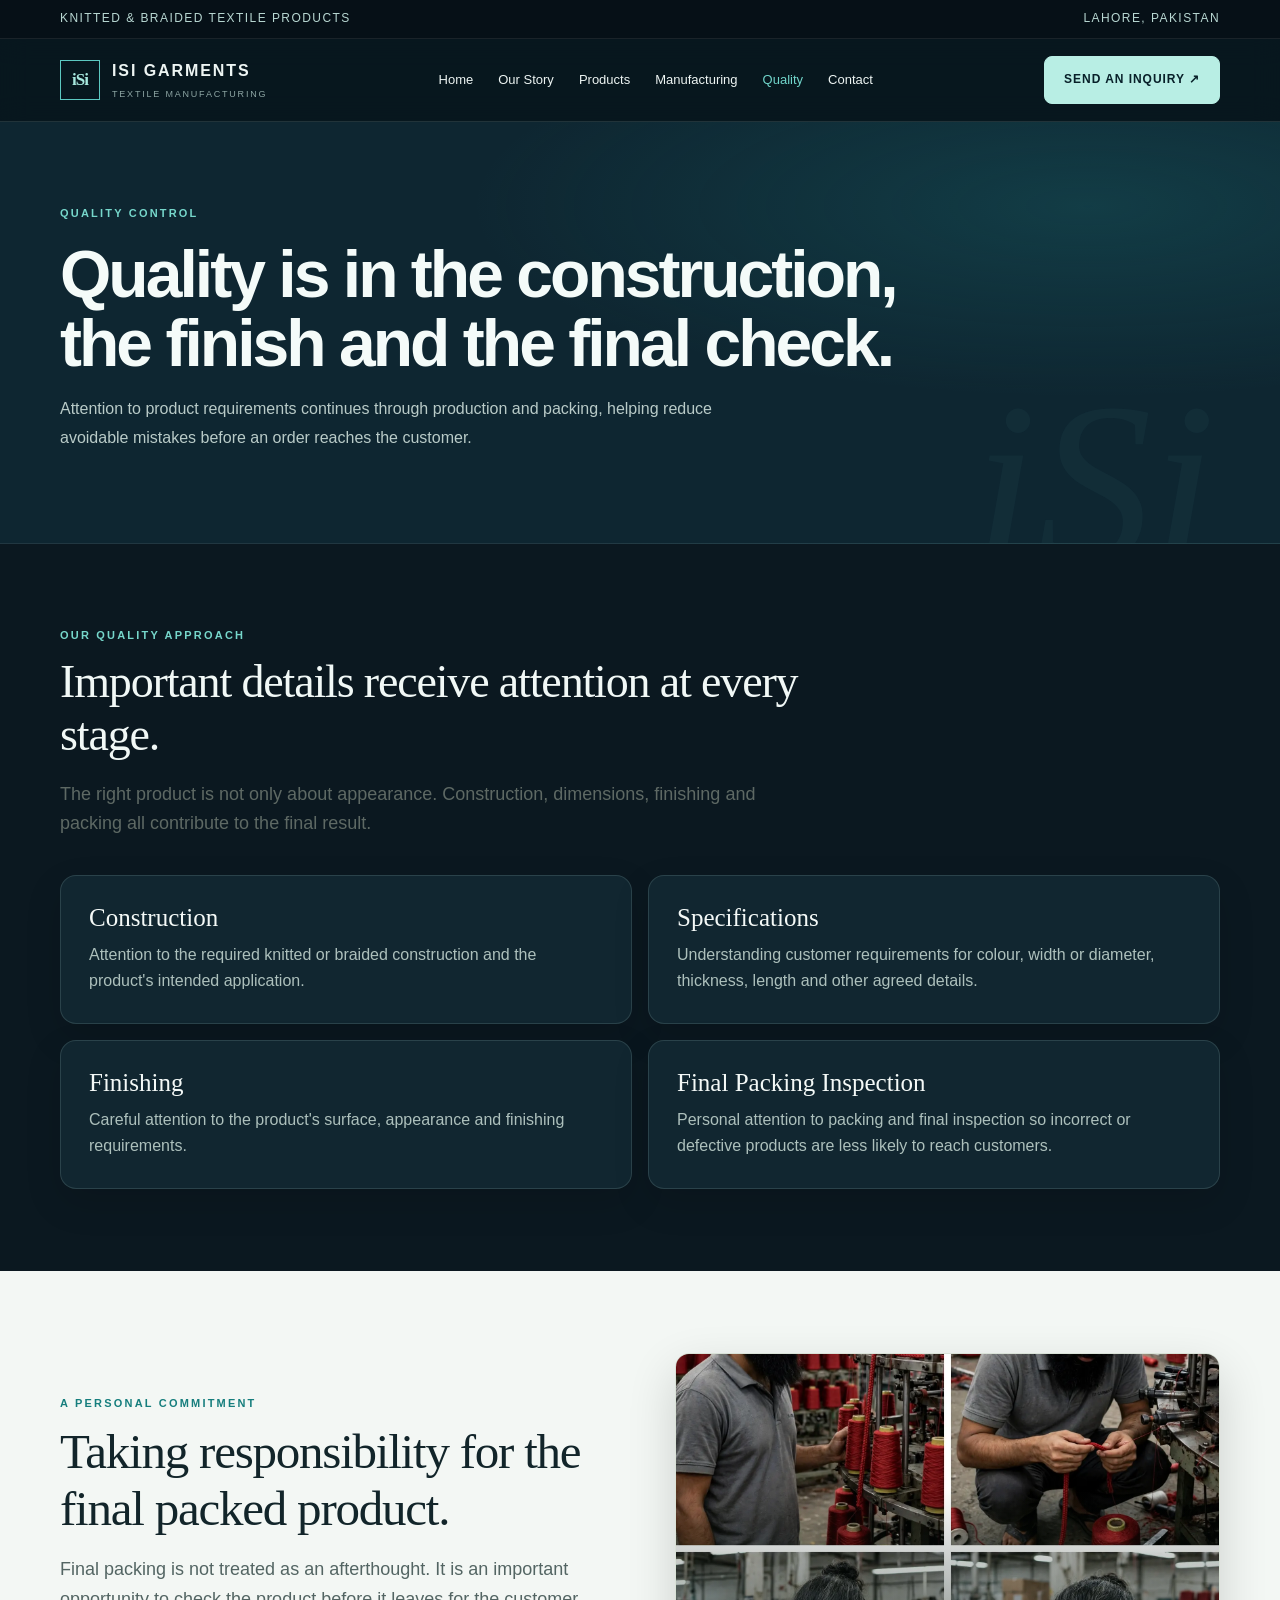
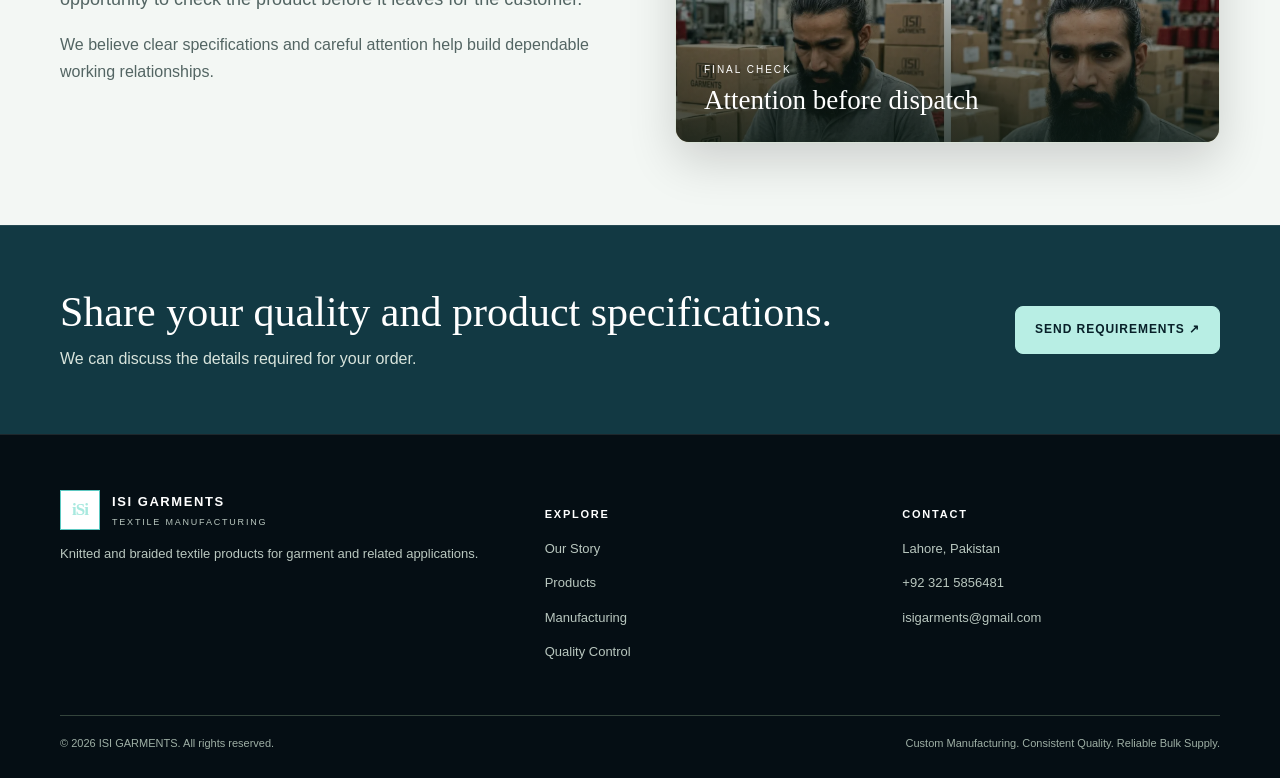
<file: quality.html>
<!doctype html><html lang="en"><head><meta charset="utf-8"><meta name="viewport" content="width=device-width,initial-scale=1"><meta name="description" content="Quality approach at ISI GARMENTS: construction, finishing, specification checks and final packing inspection."><title>Quality Control | ISI GARMENTS</title><link rel="stylesheet" href="styles.css"></head><body><div class="topline"><div class="wrap"><span>Knitted &amp; Braided Textile Products</span><span>Lahore, Pakistan</span></div></div><header class="header"><div class="wrap nav"><a class="brand" href="index.html"><span class="brandmark">iSi</span><span>ISI GARMENTS<small>TEXTILE MANUFACTURING</small></span></a><button class="menu" aria-label="Open navigation" aria-expanded="false">☰</button><nav class="links"><a class="" href="index.html">Home</a><a class="" href="our-story.html">Our Story</a><a class="" href="products.html">Products</a><a class="" href="manufacturing.html">Manufacturing</a><a class="active" href="quality.html">Quality</a><a class="" href="contact.html">Contact</a></nav><a class="nav-cta" href="contact.html">Send an Inquiry ↗</a></div></header><main><section class="page-hero"><div class="wrap"><div class="eyebrow">Quality Control</div><h1>Quality is in the construction, the finish and the final check.</h1><p>Attention to product requirements continues through production and packing, helping reduce avoidable mistakes before an order reaches the customer.</p></div></section><section class="section"><div class="wrap"><div class="section-head"><div class="eyebrow">Our Quality Approach</div><h2>Important details receive attention at every stage.</h2><p class="lead">The right product is not only about appearance. Construction, dimensions, finishing and packing all contribute to the final result.</p></div><div class="detail-grid"><article class="detail"><h3>Construction</h3><p>Attention to the required knitted or braided construction and the product's intended application.</p></article><article class="detail"><h3>Specifications</h3><p>Understanding customer requirements for colour, width or diameter, thickness, length and other agreed details.</p></article><article class="detail"><h3>Finishing</h3><p>Careful attention to the product's surface, appearance and finishing requirements.</p></article><article class="detail"><h3>Final Packing Inspection</h3><p>Personal attention to packing and final inspection so incorrect or defective products are less likely to reach customers.</p></article></div></div></section><section class="section white"><div class="wrap split"><div><div class="eyebrow">A Personal Commitment</div><h2>Taking responsibility for the final packed product.</h2><p class="lead">Final packing is not treated as an afterthought. It is an important opportunity to check the product before it leaves for the customer.</p><p>We believe clear specifications and careful attention help build dependable working relationships.</p></div><div class="photo-panel quality-photo"><img src="ISI%20GARMENTS%20-%20Master%20Assets/17%20-%20Quality%20Control/img024.webp" alt="Personal attention to textile product work"><div class="photo-caption"><span>FINAL CHECK</span><strong>Attention before dispatch</strong></div></div></div></section><section class="band"><div class="wrap"><div><h2>Share your quality and product specifications.</h2><p>We can discuss the details required for your order.</p></div><a class="button" href="contact.html">Send Requirements ↗</a></div></section></main><footer class="footer"><div class="wrap"><div class="footgrid"><div><a class="brand" href="index.html"><span class="brandmark" style="background:#fff">iSi</span><span style="color:#fff">ISI GARMENTS<small style="color:#b9c7bf">TEXTILE MANUFACTURING</small></span></a><p>Knitted and braided textile products for garment and related applications.</p></div><div><h4>Explore</h4><p><a href="our-story.html">Our Story</a></p><p><a href="products.html">Products</a></p><p><a href="manufacturing.html">Manufacturing</a></p><p><a href="quality.html">Quality Control</a></p></div><div><h4>Contact</h4><p>Lahore, Pakistan</p><p><a href="https://wa.me/923215856481">+92 321 5856481</a></p><p><a href="mailto:isigarments@gmail.com">isigarments@gmail.com</a></p></div></div><div class="footbottom"><span>© <span id="year"></span> ISI GARMENTS. All rights reserved.</span><span>Custom Manufacturing. Consistent Quality. Reliable Bulk Supply.</span></div></div></footer><script>document.getElementById('year').textContent=new Date().getFullYear()</script><script src="script.js"></script></body></html>
</file>
<file: styles.css>
:root{--ink:#17211f;--muted:#66716d;--paper:#f7f8f5;--white:#fff;--green:#174b3b;--lime:#c5d8a4;--line:#e3e8e2;--sand:#e9eee6;--serif:Georgia,'Times New Roman',serif}*{box-sizing:border-box}html{scroll-behavior:smooth}body{margin:0;background:var(--paper);color:var(--ink);font:16px/1.65 Arial,Helvetica,sans-serif}a{color:inherit;text-decoration:none}.wrap{width:min(1160px,calc(100% - 44px));margin:auto}.topline{background:var(--green);color:#eaf0e8;font-size:12px;letter-spacing:.12em;text-transform:uppercase;padding:9px 0}.topline .wrap{display:flex;justify-content:space-between;gap:16px}.header{background:rgba(255,255,255,.96);border-bottom:1px solid var(--line);position:sticky;top:0;z-index:10}.nav{min-height:82px;display:flex;align-items:center;justify-content:space-between;gap:28px}.brand{display:flex;align-items:center;gap:12px;font-weight:800;letter-spacing:.12em}.brandmark{width:40px;height:40px;border:1px solid var(--green);display:grid;place-items:center;color:var(--green);font:700 17px var(--serif);letter-spacing:-.06em}.brand small{display:block;color:var(--muted);font-size:9px;letter-spacing:.2em;font-weight:500;margin-top:2px}.links{display:flex;align-items:center;gap:25px;font-size:13px;color:#47534e}.links a:hover,.links a.active{color:var(--green)}.nav-cta,.button{display:inline-flex;align-items:center;justify-content:center;background:var(--green);color:#fff;padding:13px 19px;font-size:12px;letter-spacing:.08em;text-transform:uppercase;border:1px solid var(--green);transition:.2s}.nav-cta:hover,.button:hover{background:#0f382c}.menu{display:none;background:none;border:0;font-size:25px;color:var(--green)}.hero{padding:96px 0 88px;background:linear-gradient(115deg,#eef2e9 0%,#f7f8f5 60%,#e4ebe1 100%);position:relative;overflow:hidden}.hero:after{content:'ISI';position:absolute;right:4%;bottom:-105px;font:italic 330px var(--serif);color:rgba(23,75,59,.045);pointer-events:none}.eyebrow{font-size:11px;letter-spacing:.2em;text-transform:uppercase;color:var(--green);font-weight:700}.hero h1,.page-hero h1{font:normal clamp(42px,6vw,76px)/1.06 var(--serif);letter-spacing:-.035em;max-width:800px;margin:22px 0}.hero p{max-width:610px;color:#59645f;font-size:17px}.actions{display:flex;gap:12px;flex-wrap:wrap;margin-top:30px}.button.secondary{background:transparent;color:var(--green)}.button.secondary:hover{background:var(--green);color:white}.hero-note{margin-top:45px;color:var(--muted);font-size:12px;letter-spacing:.08em}.section{padding:82px 0}.section.white{background:#fff}.section-head{max-width:680px;margin-bottom:36px}.section h2,.page-hero h1{font:normal clamp(32px,4vw,49px)/1.15 var(--serif);letter-spacing:-.025em;margin:12px 0 16px}.lead{font-size:18px;color:#5e6964}.grid{display:grid;grid-template-columns:repeat(3,1fr);gap:18px}.product{background:#fff;border:1px solid var(--line);padding:27px;min-height:220px;display:flex;flex-direction:column}.product .num{font:italic 14px var(--serif);color:var(--green)}.product h3{font:normal 24px var(--serif);margin:22px 0 8px}.product p{color:var(--muted);font-size:14px;margin:0 0 20px}.product a{margin-top:auto;color:var(--green);font-size:12px;font-weight:700;letter-spacing:.08em;text-transform:uppercase}.split{display:grid;grid-template-columns:1fr 1fr;gap:70px;align-items:center}.visual{min-height:390px;background:linear-gradient(145deg,#dfe8dc,#f0f3ed);display:flex;align-items:center;justify-content:center;position:relative;overflow:hidden;border:1px solid #d9e2d7}.visual:before,.visual:after{content:'';position:absolute;width:230px;height:230px;border:1px solid rgba(23,75,59,.22);border-radius:50%}.visual:after{width:160px;height:160px}.visual span{font:italic 54px var(--serif);color:var(--green);z-index:1}.checklist{padding:0;list-style:none}.checklist li{padding:13px 0;border-bottom:1px solid var(--line);color:#59645f}.checklist li:before{content:'—';color:var(--green);margin-right:12px}.band{background:var(--green);color:#fff;padding:62px 0}.band .wrap{display:flex;align-items:center;justify-content:space-between;gap:30px}.band h2{font:normal clamp(28px,4vw,42px)/1.15 var(--serif);margin:0 0 10px}.band p{color:#d8e4dc;margin:0}.band .button{background:#fff;color:var(--green);border-color:#fff;white-space:nowrap}.page-hero{padding:74px 0 65px;background:#edf2e9}.page-hero h1{max-width:800px}.page-hero p{max-width:680px;color:#59645f;font-size:17px}.copy{max-width:780px}.copy p{color:#59645f}.storyline{border-left:1px solid #b9c9b8;padding-left:28px;margin:28px 0}.storyline h3{font:normal 23px var(--serif);margin:0 0 5px}.storyline p{margin:0 0 24px}.detail-grid{display:grid;grid-template-columns:repeat(2,1fr);gap:18px}.detail{padding:28px;background:#fff;border:1px solid var(--line)}.detail h3{font:normal 25px var(--serif);margin:0 0 10px}.detail p{color:var(--muted);margin:0}.contact-grid{display:grid;grid-template-columns:.8fr 1.2fr;gap:55px}.contact-card{background:#fff;border:1px solid var(--line);padding:28px;margin-bottom:14px}.contact-card small{color:var(--muted);text-transform:uppercase;letter-spacing:.14em;font-size:10px}.contact-card strong{display:block;font-size:18px;margin-top:7px}.formbox{background:#fff;border:1px solid var(--line);padding:30px}.formbox label{display:block;font-size:12px;color:#59645f;margin:15px 0 6px}.formbox input,.formbox textarea,.formbox select{width:100%;padding:13px;border:1px solid #dce3dc;background:#fbfcfa;font:inherit}.formbox textarea{min-height:120px}.footer{background:#111f1a;color:#dfe7e1;padding:55px 0 25px}.footgrid{display:grid;grid-template-columns:1.4fr 1fr 1fr;gap:40px}.footer p,.footer a{color:#b9c7bf;font-size:13px}.footer h4{font-size:11px;letter-spacing:.16em;text-transform:uppercase;color:#fff}.footbottom{border-top:1px solid #34443c;margin-top:40px;padding-top:18px;color:#9eafa5;font-size:11px;display:flex;justify-content:space-between;gap:20px}.mobile-only{display:none}@media(max-width:800px){.links{display:none;position:absolute;top:82px;left:0;right:0;background:#fff;padding:20px 24px;border-bottom:1px solid var(--line);flex-direction:column;align-items:flex-start;gap:17px}.links.open{display:flex}.menu{display:block}.nav-cta{display:none}.grid{grid-template-columns:repeat(2,1fr)}.split,.contact-grid{grid-template-columns:1fr;gap:32px}.band .wrap{align-items:flex-start;flex-direction:column}.footgrid{grid-template-columns:1fr 1fr}}@media(max-width:520px){.wrap{width:min(100% - 32px,1160px)}.topline .wrap{font-size:10px}.topline .wrap span:last-child{display:none}.nav{min-height:72px}.links{top:72px}.hero{padding:70px 0 65px}.section{padding:60px 0}.grid,.detail-grid,.footgrid{grid-template-columns:1fr}.visual{min-height:270px}.footbottom{flex-direction:column}.product{min-height:190px}}
.photo-panel{position:relative;min-height:390px;overflow:hidden;background:#dfe8dc;border:1px solid #d9e2d7}.photo-panel>img{width:100%;height:100%;min-height:390px;position:absolute;inset:0;object-fit:cover}.photo-panel:after{content:"";position:absolute;inset:35% 0 0;background:linear-gradient(transparent,rgba(12,27,21,.78))}.photo-caption{position:absolute;z-index:1;left:28px;right:24px;bottom:24px;color:#fff}.photo-caption span{display:block;font-size:10px;letter-spacing:.2em;margin-bottom:7px}.photo-caption strong{font:normal 27px var(--serif)}.photo-stack{min-height:410px;position:relative;padding:0 0 55px 50px}.photo-stack .photo-main{width:88%;height:340px;object-fit:cover;display:block}.photo-stack .photo-inset{position:absolute;left:0;bottom:42px;width:42%;height:175px;object-fit:cover;border:8px solid #fff;box-shadow:0 8px 30px rgba(0,0,0,.12)}.photo-stack p{position:absolute;right:0;bottom:0;margin:0;background:var(--green);color:#fff;padding:14px 18px;font-size:12px;max-width:58%}@media(max-width:520px){.photo-panel,.photo-panel>img{min-height:290px}.photo-stack{min-height:330px;padding-left:25px}.photo-stack .photo-main{height:260px}.photo-stack .photo-inset{height:125px;width:45%;bottom:35px}.photo-stack p{font-size:10px;padding:10px 12px}}

.product-detail{position:relative;display:flex;flex-direction:column;min-height:340px;padding:28px 30px}.detail-top{display:flex;align-items:center;justify-content:space-between}.detail-mark{font:italic 22px Georgia,serif;color:#b6c8b2}.product-detail h3{margin:17px 0 9px}.product-detail>p{font-size:14px;line-height:1.7}.detail-meta{border-top:1px solid var(--line);padding:13px 0 0;margin-top:15px}.detail-meta small{display:block;font-size:9px;letter-spacing:.16em;color:var(--green);font-weight:700}.detail-meta strong{display:block;font-size:12px;line-height:1.55;color:#53605a;font-weight:500;margin-top:4px}.detail-cta{display:inline-block;margin-top:auto;padding-top:20px;color:var(--green);font-size:11px;font-weight:700;letter-spacing:.08em;text-transform:uppercase}.detail-cta:hover{text-decoration:underline}@media(max-width:520px){.product-detail{min-height:0;padding:24px}}


/* ISI GARMENTS — premium B2B visual refinement */
:root{--ink:#f4f8f7;--muted:#a9b9b6;--paper:#0b1820;--white:#10232d;--green:#21a0a5;--lime:#9be2d5;--line:rgba(191,222,220,.16);--sand:#122a34;--serif:Georgia,'Times New Roman',serif}
body{background:#0b1820;color:#edf5f3}
.topline{background:#061017;color:#b8d7d2;border-bottom:1px solid rgba(255,255,255,.08)}
.header{background:rgba(8,23,31,.96);border-bottom:1px solid rgba(191,222,220,.14);backdrop-filter:blur(14px)}
.brand,.links{color:#edf5f3}.brandmark{border-color:#5cc8c1;color:#a8e9df}
.brand small{color:#8da6a4}.links a:hover,.links a.active{color:#71d6cb}
.nav-cta,.button{background:#b8eee4;color:#082029;border-color:#b8eee4;border-radius:8px;font-weight:700}
.nav-cta:hover,.button:hover{background:#83d8cd;color:#061820}
.button.secondary{color:#e8f5f2;border-color:rgba(221,245,241,.55);background:transparent}
.button.secondary:hover{background:#b8eee4;color:#082029}
.hero{padding:112px 0 100px;background:radial-gradient(ellipse at 78% 25%,rgba(29,126,133,.34),transparent 38%),linear-gradient(125deg,#08151e 0%,#102c38 58%,#0a1b25 100%);border-bottom:1px solid rgba(255,255,255,.08)}
.hero:after{color:rgba(120,219,207,.055)}
.hero h1,.page-hero h1{color:#f4fbf9;max-width:880px;font-family:Arial,Helvetica,sans-serif;font-weight:650;letter-spacing:-.045em;line-height:1.04}
.hero h1{font-size:clamp(44px,7vw,82px)}
.hero p,.page-hero p{color:#b9cbc8;max-width:650px}
.eyebrow{color:#76d7cb}
.hero-note{color:#9eb8b5;border-top:1px solid rgba(255,255,255,.16);padding-top:22px;display:inline-block}
.section{background:#0b1820}
.section.white{background:#f3f7f4;color:#12252a}
.section.white .eyebrow{color:#167e7d}
.section.white h2,.section.white h3{color:#12252a}
.section.white p,.section.white .lead,.section.white .checklist li{color:#536563}
.section.white .checklist li{border-color:#d7e2dd}
.section-head h2,.section h2{color:#f1f8f6}
.section.white .button.secondary{color:#126c6b;border-color:#126c6b}
.product,.detail,.contact-card,.formbox{background:#112630;border:1px solid rgba(190,225,220,.15);border-radius:16px;color:#eef7f4;box-shadow:0 14px 36px rgba(0,0,0,.13)}
.product p,.detail p,.contact-card p{color:#adc0bc}
.product a,.detail-cta{color:#80ddd1}
.product h3,.detail h3{color:#f4f9f7}
.detail-meta{border-color:rgba(190,225,220,.16)}
.detail-meta strong{color:#c3d4d0}
.page-hero{background:radial-gradient(ellipse at 85% 20%,rgba(30,127,132,.25),transparent 40%),#0e2631;border-bottom:1px solid rgba(255,255,255,.08)}
.copy p,.storyline p{color:#b5c6c2}
.storyline{border-color:#3a7778}
.storyline h3{color:#8ee0d5}
.visual{background:linear-gradient(145deg,#173944,#0d222c);border:1px solid rgba(151,221,211,.2)}
.visual span{color:#a5e9de}
.band{background:#123943;border-top:1px solid rgba(255,255,255,.08)}
.band .button{background:#b8eee4;color:#082029;border-color:#b8eee4}
.contact-card small,.formbox label{color:#a9c2bd}
.formbox input,.formbox textarea,.formbox select{background:#0a1c25;color:#f0f7f5;border:1px solid rgba(190,225,220,.24);border-radius:7px}
.formbox input::placeholder,.formbox textarea::placeholder{color:#78918e}
.footer{background:#050e14;border-top:1px solid rgba(255,255,255,.1)}
.photo-panel,.photo-stack .photo-main,.heritage-grid figure{border-radius:14px;overflow:hidden}
@media(max-width:800px){.links{background:#0c202a;border-color:rgba(190,225,220,.18)}.links a{color:#edf5f3}}
@media(max-width:520px){.hero{padding:76px 0 68px}.hero h1{font-size:clamp(40px,11vw,58px)}}

/* Family heritage gallery */
.heritage-grid{display:grid;grid-template-columns:repeat(4,minmax(0,1fr));gap:16px}
.heritage-grid figure{margin:0;background:#112630;border:1px solid rgba(190,225,220,.15);border-radius:14px;overflow:hidden}
.heritage-grid figure img{display:block;width:100%;height:235px;object-fit:cover}
.heritage-grid figcaption{padding:17px 18px 19px}
.heritage-grid figcaption strong{display:block;color:#f1f8f6;font:600 17px Arial,Helvetica,sans-serif;margin-bottom:6px}
.heritage-grid figcaption span{display:block;color:#aec2bd;font-size:13px;line-height:1.55}
.heritage-grid .heritage-feature{grid-column:span 2;grid-row:span 1}
.heritage-grid .heritage-feature img{height:235px}
.contact-card strong{color:#f3faf7}
.formbox h2{color:#f3faf7}
.formbox .eyebrow{color:#75d7cb}
@media(max-width:900px){.heritage-grid{grid-template-columns:repeat(2,minmax(0,1fr))}}
@media(max-width:520px){.heritage-grid{grid-template-columns:1fr 1fr;gap:10px}.heritage-grid figure img{height:155px}.heritage-grid figcaption{padding:12px}.heritage-grid figcaption strong{font-size:14px}.heritage-grid figcaption span{font-size:11px}.heritage-grid .heritage-feature{grid-column:span 2}}

/* Homepage UI/UX landing page */
.landing-hero{position:relative;overflow:hidden;padding:86px 0 76px;background:radial-gradient(ellipse at 82% 40%,rgba(36,157,157,.2),transparent 36%),linear-gradient(125deg,#08151e,#102c38 62%,#0a1b25)}
.landing-hero-grid{display:grid;grid-template-columns:1.04fr .96fr;gap:54px;align-items:center;position:relative;z-index:1}
.landing-copy .eyebrow{display:flex;align-items:center;gap:10px}
.eyebrow-dot{width:7px;height:7px;border-radius:50%;background:#80e0d4;box-shadow:0 0 0 5px rgba(128,224,212,.12)}
.landing-copy h1{font:650 clamp(46px,6.1vw,76px)/1.03 Arial,sans-serif;letter-spacing:-.055em;margin:24px 0 20px;color:#f5fbf9;max-width:680px}
.landing-copy h1 em{font-family:Georgia,serif;font-weight:400;color:#8fe0d4}
.landing-copy>p{font-size:17px;color:#b9cbc8;max-width:560px}
.landing-copy .actions{align-items:center;margin-top:28px}
.text-link{font-size:13px;color:#d6e9e5;font-weight:700;padding:12px}
.text-link span{color:#83ded2;margin-left:7px}
.hero-proof{display:flex;align-items:center;gap:15px;flex-wrap:wrap;margin-top:48px;color:#7faaa6;font-size:10px;letter-spacing:.08em}
.hero-proof b{display:block;color:#d7e8e4;font-size:11px;letter-spacing:0;margin-top:4px}
.hero-proof i{height:24px;border-left:1px solid rgba(190,225,220,.2)}
.landing-visual{height:490px;position:relative;border:1px solid rgba(190,225,220,.2);border-radius:5px;overflow:hidden;background:#18343c}
.landing-visual>img{width:100%;height:100%;object-fit:cover;display:block;filter:saturate(.78)}
.landing-visual:after{content:"";position:absolute;inset:30% 0 0;background:linear-gradient(transparent,rgba(3,15,20,.85))}
.visual-stamp{position:absolute;z-index:2;top:20px;right:20px;background:#b8eee4;color:#092029;padding:12px 15px;display:flex;align-items:center;gap:10px}
.visual-stamp span{font:italic 27px Georgia,serif}.visual-stamp small{font-size:8px;line-height:1.5;letter-spacing:.12em;font-weight:700}
.visual-caption{position:absolute;z-index:2;bottom:25px;left:25px;right:25px;color:white}
.visual-caption span{font-size:9px;letter-spacing:.18em;color:#a5e8dd}
.visual-caption strong{display:block;font:normal 25px Georgia,serif;margin-top:8px}
.hero-orbit{position:absolute;border:1px solid rgba(125,211,201,.1);border-radius:50%;pointer-events:none}
.orbit-one{width:520px;height:520px;right:-220px;top:-300px}.orbit-two{width:700px;height:700px;right:-310px;top:-390px}
.trust-strip{background:#071219;border-top:1px solid rgba(255,255,255,.08);border-bottom:1px solid rgba(255,255,255,.08);padding:22px 0}
.trust-strip .wrap{display:flex;justify-content:space-between;align-items:center;gap:16px;flex-wrap:wrap}
.trust-strip span{font-size:9px;letter-spacing:.17em;color:#78aaa4}.trust-strip b{font-size:10px;letter-spacing:.12em;color:#d7e8e4}.trust-strip i{font-style:normal;color:#6ecfc3}
.landing-section-head{display:flex;justify-content:space-between;align-items:end;gap:35px;margin-bottom:34px}
.landing-section-head>div{max-width:560px}.landing-section-head h2,.story-copy h2,.landing-cta h2{font:600 clamp(32px,4vw,48px)/1.12 Arial,sans-serif;letter-spacing:-.04em;margin:12px 0 0;color:#f2f8f6}
.landing-section-head>p{max-width:390px;color:#a9bfbb;font-size:14px;margin:0}
.landing-product-grid{display:grid;grid-template-columns:repeat(4,minmax(0,1fr));gap:15px}
.landing-product{display:flex;flex-direction:column;min-width:0;padding:18px;background:#102630;border:1px solid rgba(190,225,220,.14);border-radius:12px;transition:transform .2s,border-color .2s}
.landing-product:hover{transform:translateY(-5px);border-color:rgba(128,224,212,.6)}
.product-index{font-size:9px;letter-spacing:.13em;color:#83cfc5}
.product-art{height:155px;margin:15px 0 17px;background:linear-gradient(140deg,#1a3c46,#0b202a);border:1px solid rgba(190,225,220,.12);display:flex;align-items:center;justify-content:center;gap:5px;overflow:hidden}
.product-art span{display:block}
.rib-art span{width:12px;height:105px;border-left:4px solid #9adbd0;border-right:2px solid #376e70;transform:skewY(-13deg);opacity:.9}
.knit-art span{width:17px;height:100px;border:3px solid #a5ded4;border-radius:50%;transform:rotate(28deg)}
.braid-art span{width:16px;height:112px;border:4px solid #a5ded4;border-radius:50%;transform:rotate(35deg);margin:0 -5px}
.para-art span{width:17px;height:95px;border:4px dashed #a5ded4;border-radius:50%;transform:rotate(35deg);margin:0 -5px}
.landing-product h3{font:normal 22px Georgia,serif;color:#f4f9f7;margin:0 0 7px}
.landing-product p{font-size:12px;line-height:1.65;color:#a9bfbb;margin:0 0 18px}
.landing-product>b{margin-top:auto;padding-top:13px;border-top:1px solid rgba(190,225,220,.13);font-size:9px;letter-spacing:.12em;text-transform:uppercase;color:#8fe0d4}
.landing-product>b span{float:right;font-size:15px}
.all-products-row{display:flex;justify-content:space-between;gap:20px;align-items:center;margin-top:24px;padding:18px 0;border-top:1px solid rgba(190,225,220,.14);color:#9fb5b1;font-size:12px}
.all-products-row a{color:#8fe0d4;font-weight:700}
.landing-story{background:#f0f5f1!important;color:#132a2c}
.landing-story-grid{display:grid;grid-template-columns:1fr 1fr;gap:75px;align-items:center}
.story-image{height:410px;position:relative}
.story-image img{width:100%;height:100%;object-fit:cover;display:block}
.story-image-tag{position:absolute;bottom:-18px;right:-18px;background:#123b42;color:#9ee4d8;padding:18px 22px;font-size:9px;line-height:1.7;letter-spacing:.14em}
.story-image-tag b{color:white;font-size:12px}
.story-copy h2{color:#132a2c;margin:15px 0 18px}
.story-copy .lead{font-size:17px;color:#375352}
.story-copy>p:not(.lead){color:#5e7470;font-size:14px;margin-bottom:25px}
.story-copy .button.secondary{color:#155b5a;border-color:#155b5a}
.landing-approach{background:#0b1820}
.approach-grid{display:grid;grid-template-columns:repeat(3,1fr);border-top:1px solid rgba(190,225,220,.18)}
.approach-grid article{padding:28px 28px 12px 0;border-right:1px solid rgba(190,225,220,.14);margin-right:28px}
.approach-grid article:last-child{border:0;margin:0}
.approach-grid article>span{font:italic 18px Georgia,serif;color:#80d8cc}
.approach-grid h3{font:normal 24px Georgia,serif;color:#f2f8f6;margin:20px 0 8px}
.approach-grid p{font-size:13px;color:#a9bfbb;max-width:300px}
.landing-cta{padding:65px 0;background:linear-gradient(110deg,#123d43,#102b35);border-top:1px solid rgba(255,255,255,.1)}
.landing-cta-inner{display:flex;align-items:center;justify-content:space-between;gap:30px}
.landing-cta h2{margin:12px 0}.landing-cta p{color:#b4cbc5;margin:0}
.landing-cta .button{white-space:nowrap}
@media(max-width:900px){.landing-hero-grid{grid-template-columns:1fr 1fr;gap:28px}.landing-visual{height:420px}.landing-product-grid{grid-template-columns:repeat(2,1fr)}.landing-story-grid{gap:40px}}
@media(max-width:650px){.landing-hero{padding:60px 0 48px}.landing-hero-grid,.landing-story-grid{grid-template-columns:1fr}.landing-copy h1{font-size:clamp(43px,12vw,60px)}.landing-visual{height:340px}.hero-proof{margin-top:30px;gap:10px}.hero-proof i{height:20px}.trust-strip .wrap{justify-content:flex-start;gap:12px 16px}.trust-strip span{width:100%}.landing-section-head{display:block}.landing-section-head>p{margin-top:15px}.landing-product-grid{gap:10px}.landing-product{padding:12px}.product-art{height:120px}.landing-product h3{font-size:19px}.landing-product p{font-size:11px}.all-products-row{align-items:flex-start;flex-direction:column;gap:8px}.story-image{height:300px;margin-right:12px}.story-image-tag{right:-12px}.approach-grid{grid-template-columns:1fr}.approach-grid article{border-right:0;border-bottom:1px solid rgba(190,225,220,.14);margin:0;padding:22px 0}.approach-grid article:last-child{border:0}.landing-cta-inner{align-items:flex-start;flex-direction:column}.landing-cta{padding:48px 0}}

/* Consistent UI/UX polish across all inner pages */
.page-hero{padding:82px 0 74px;position:relative;overflow:hidden}
.page-hero:after{content:"iSi";position:absolute;right:5%;bottom:-74px;font:italic 230px Georgia,serif;color:rgba(120,219,207,.045);pointer-events:none}
.page-hero .wrap{position:relative;z-index:1}
.page-hero h1{font-size:clamp(40px,5.3vw,66px);max-width:900px;margin:18px 0}
.page-hero p{font-size:16px;line-height:1.8;max-width:700px}
.section-head{max-width:760px}
.section-head h2{font-size:clamp(30px,4vw,46px)}
.detail-grid{gap:16px}
.detail{transition:transform .2s,border-color .2s,box-shadow .2s}
.detail:hover{transform:translateY(-3px);border-color:rgba(128,224,212,.42);box-shadow:0 18px 38px rgba(0,0,0,.18)}
.product-detail{min-height:325px}
.detail-cta{display:inline-flex;align-items:center;gap:8px}
.detail-cta:hover{color:#b8eee4}
.storyline{max-width:850px;margin:36px auto 0;padding-left:30px}
.storyline h3{font-size:23px;margin-top:28px}
.storyline p{line-height:1.85}
.story-lead-photo{min-height:420px}
.story-lead-photo>img{min-height:420px}
.photo-stack,.photo-panel{box-shadow:0 18px 48px rgba(0,0,0,.16)}
.contact-grid{align-items:start}
.contact-grid>div{position:sticky;top:112px}
.contact-card{padding:25px 27px}
.contact-card strong{font-size:19px;overflow-wrap:anywhere}
.contact-card .button{margin-top:4px}
.formbox{border-radius:16px;padding:clamp(22px,4vw,36px)}
.formbox h2{font:600 clamp(27px,3vw,36px)/1.2 Arial,sans-serif!important;letter-spacing:-.03em}
.formbox label{margin:18px 0 7px;font-weight:700;letter-spacing:.03em}
.formbox input,.formbox textarea,.formbox select{min-height:48px;font-size:14px}
.formbox textarea{min-height:135px;resize:vertical}
.formbox input:focus,.formbox textarea:focus,.formbox select:focus{outline:2px solid #65cfc3;outline-offset:1px;border-color:#65cfc3}
.formbox button{min-height:48px}
.footer a:hover{color:#9be2d5}
.nav-cta,.button,.detail-cta,.text-link,.links a{transition:color .18s,background .18s,border-color .18s,transform .18s}
a:focus-visible,button:focus-visible{outline:2px solid #8fe0d4;outline-offset:4px}
@media(max-width:800px){.page-hero{padding:65px 0 56px}.page-hero h1{font-size:clamp(36px,8vw,54px)}.contact-grid>div{position:static}.product-detail{min-height:290px}}
@media(max-width:520px){.page-hero{padding:54px 0 46px}.page-hero h1{font-size:clamp(34px,10vw,46px)}.page-hero p{font-size:14px}.detail-grid{grid-template-columns:1fr}.product-detail{min-height:0}.storyline{padding-left:20px}.story-lead-photo,.story-lead-photo>img{min-height:290px}.contact-card{padding:21px}.formbox{padding:22px 18px}.photo-panel,.photo-stack{box-shadow:none}}


/* Product catalogue photography */
.product-photo{display:block;width:100%;height:205px;object-fit:cover;border-radius:10px;margin:18px 0 20px;border:1px solid rgba(190,225,220,.16);background:#102630}.product-detail{overflow:hidden}.product-detail .detail-top{margin-bottom:0}@media(max-width:520px){.product-photo{height:220px}}

.product-art img{display:block;width:100%;height:100%;object-fit:cover;filter:saturate(.88);transition:transform .35s}.landing-product:hover .product-art img{transform:scale(1.045)}


/* Mobile image framing: preserve complete source photos instead of cropping */
@media(max-width:650px){
  .product-photo{height:auto;max-height:none;aspect-ratio:auto;object-fit:contain;background:#102630}
  .heritage-grid figure img{height:auto;max-height:none;aspect-ratio:auto;object-fit:contain;background:#102630}
  .photo-panel{min-height:0;height:auto;display:flex;flex-direction:column}
  .photo-panel>img{position:relative;inset:auto;width:100%;height:auto;min-height:0;max-height:none;object-fit:contain}
  .photo-panel:after{display:none}
  .photo-caption{position:relative;left:auto;right:auto;bottom:auto;padding:16px 18px;background:#102630}
  .photo-stack{min-height:0;height:auto;padding:0;display:flex;flex-direction:column;gap:10px}
  .photo-stack .photo-main,.photo-stack .photo-inset{position:relative;inset:auto;width:100%;height:auto;max-height:none;object-fit:contain;border:0;box-shadow:none}
  .photo-stack p{position:relative;right:auto;bottom:auto;max-width:none;margin:0}
  .landing-visual{height:auto;min-height:0;display:flex;flex-direction:column;overflow:hidden}
  .landing-visual>img{height:auto;min-height:0;max-height:none;object-fit:contain}
  .story-image{height:auto;margin:0}
  .story-image img{height:auto;max-height:none;object-fit:contain}
}

/* Final mobile override: let every content photo keep its natural proportions */
@media (max-width: 650px) {
  main img {
    display: block;
    width: 100%;
    height: auto !important;
    min-height: 0 !important;
    max-height: none !important;
    aspect-ratio: auto !important;
    object-fit: contain !important;
  }
  .product-art {
    height: auto !important;
    min-height: 0 !important;
    overflow: visible;
    background: transparent;
    border: 0;
  }
  .product-art img {
    height: auto !important;
    object-fit: contain !important;
    transform: none !important;
  }
  .landing-visual {
    height: auto !important;
    min-height: 0 !important;
    overflow: visible;
  }
  .landing-visual > img {
    height: auto !important;
    min-height: 0 !important;
  }
  .photo-panel {
    height: auto !important;
    min-height: 0 !important;
    overflow: visible;
  }
  .photo-panel > img {
    position: relative !important;
    inset: auto !important;
  }
  .photo-stack {
    height: auto !important;
    min-height: 0 !important;
    overflow: visible;
  }
  .photo-stack .photo-main,
  .photo-stack .photo-inset {
    position: relative !important;
    inset: auto !important;
    width: 100% !important;
    height: auto !important;
  }
  .story-image {
    height: auto !important;
    min-height: 0 !important;
  }
}
</file>
